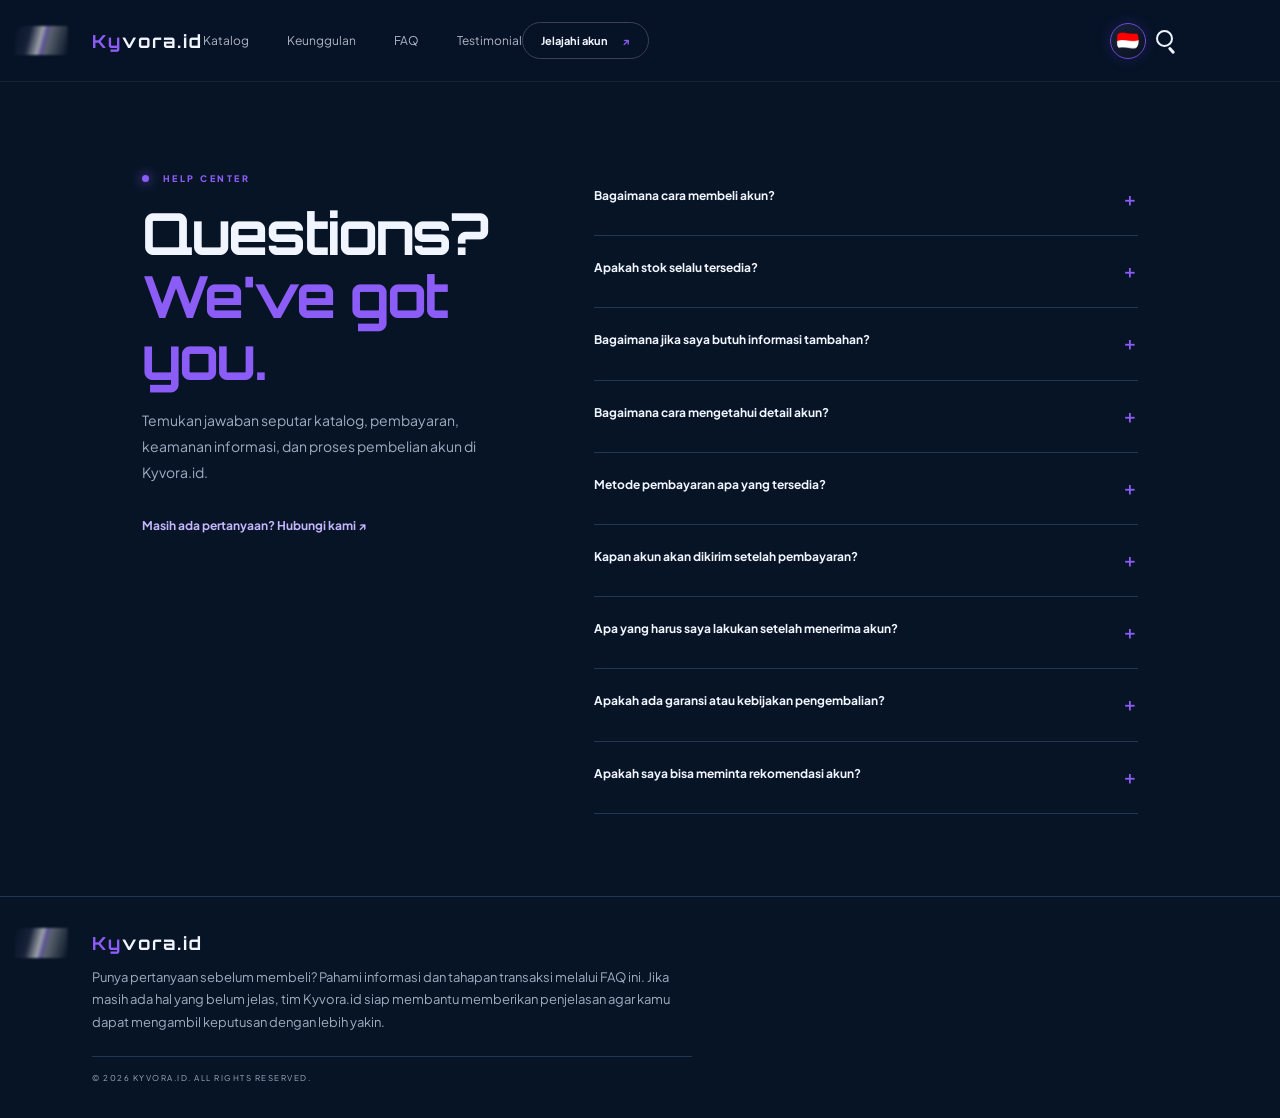
<file: faq.html>
<!doctype html>
<html lang="id">
<head>
  <meta charset="utf-8">
  <meta name="viewport" content="width=device-width, initial-scale=1">
  <meta name="theme-color" content="#071426">
  <meta name="description" content="Pertanyaan umum tentang pembelian akun game di Kyvora.id.">
  <title>FAQ — Kyvora.id</title>
  <link rel="preconnect" href="https://fonts.googleapis.com">
  <link rel="preconnect" href="https://fonts.gstatic.com" crossorigin>
  <link href="https://fonts.googleapis.com/css2?family=Orbitron:wght@400..900&family=Plus+Jakarta+Sans:wght@400;500;600;700;800&display=swap" rel="stylesheet">
  <link rel="stylesheet" href="assets/css/style.css?v=public-search-meta-loop-1">
  <script src="assets/js/language-selector.js?v=full-site-localization-1" defer></script>
</head>
<body class="secondary-page">
  <header class="site-header">
    <a class="brand" href="index.html" aria-label="Kyvora.id home"><span class="brand-name"><span class="brand-ky">Ky</span><span class="brand-rest">vora.id</span></span></a>
    <nav class="desktop-nav" aria-label="Navigasi utama">
      <a href="index.html#catalog">Katalog</a><a href="keunggulan.html">Keunggulan</a><a href="faq.html" aria-current="page">FAQ</a><a href="testimonials.html">Testimonial</a>
    </nav>
    <a class="header-cta" href="index.html#catalog">Jelajahi akun <span>↗</span></a>
    <div class="header-search-wrap"><a class="header-search-toggle" href="index.html#catalog" aria-label="Cari akun"><span class="search-icon" aria-hidden="true"></span></a></div>
    <button class="menu-toggle" aria-label="Buka menu" aria-expanded="false">☰</button>
  </header>
  <main>
    <section class="faq section-wrap" id="faq">
      <div class="faq-intro"><p class="eyebrow"><span class="pulse"></span> HELP CENTER</p><h1>Questions?<br><span>We've got you.</span></h1><p>Temukan jawaban seputar katalog, pembayaran, keamanan informasi, dan proses pembelian akun di Kyvora.id.</p><a class="faq-contact-link" href="https://wa.me/6285646035233?text=Halo%20Kyvora.id%2C%20saya%20ingin%20bertanya." target="_blank" rel="noopener">Masih ada pertanyaan? Hubungi kami ↗</a></div>
      <div class="faq-list">
        <details><summary>Bagaimana cara membeli akun?<span>＋</span></summary><p>Pilih akun dari katalog, baca detailnya, lalu hubungi tim Kyvora.id untuk memastikan stok, harga, dan proses transaksi sebelum melakukan pembayaran.</p></details>
        <details><summary>Apakah stok selalu tersedia?<span>＋</span></summary><p>Stok dapat berubah sewaktu-waktu. Hubungi tim kami untuk memastikan akun masih tersedia sebelum pembayaran.</p></details>
        <details><summary>Bagaimana jika saya butuh informasi tambahan?<span>＋</span></summary><p>Kirim nama atau kode akun yang ingin ditanyakan kepada tim Kyvora.id agar kami bisa membantu menjelaskan detailnya.</p></details>
        <details><summary>Bagaimana cara mengetahui detail akun?<span>＋</span></summary><p>Baca deskripsi dan informasi pada halaman produk. Jika ada detail yang belum tercantum, tanyakan kepada tim kami sebelum transaksi.</p></details>
        <details><summary>Metode pembayaran apa yang tersedia?<span>＋</span></summary><p>Metode pembayaran akan dikonfirmasi langsung oleh tim Kyvora.id saat proses pemesanan. Pastikan detail pembayaran sudah cocok dan terkonfirmasi sebelum transfer.</p></details>
        <details><summary>Kapan akun akan dikirim setelah pembayaran?<span>＋</span></summary><p>Waktu dan cara penyerahan akun akan diinformasikan saat konfirmasi pesanan. Pastikan kamu memahami prosesnya sebelum menyelesaikan pembayaran.</p></details>
        <details><summary>Apa yang harus saya lakukan setelah menerima akun?<span>＋</span></summary><p>Periksa akses akun dan ikuti instruksi penyerahan yang diberikan. Jika menemukan kendala, segera hubungi tim kami dengan menyertakan kode pesanan.</p></details>
        <details><summary>Apakah ada garansi atau kebijakan pengembalian?<span>＋</span></summary><p>Ketentuan garansi atau pengembalian dapat berbeda untuk setiap akun. Minta penjelasan dan konfirmasi ketentuannya sebelum melakukan pembayaran.</p></details>
        <details><summary>Apakah saya bisa meminta rekomendasi akun?<span>＋</span></summary><p>Bisa. Sampaikan game yang kamu cari, kebutuhan bermain, dan kisaran anggaran agar tim kami dapat membantu mencarikan pilihan yang sesuai.</p></details>
      </div>
    </section>
  </main>
  <footer class="site-footer"><div class="footer-main"><a class="brand" href="index.html"><span class="brand-name"><span class="brand-ky">Ky</span><span class="brand-rest">vora.id</span></span></a><p>Punya pertanyaan sebelum membeli? Pahami informasi dan tahapan transaksi melalui FAQ ini. Jika masih ada hal yang belum jelas, tim Kyvora.id siap membantu memberikan penjelasan agar kamu dapat mengambil keputusan dengan lebih yakin.</p></div><small>© <span id="year"></span> KYVORA.ID. ALL RIGHTS RESERVED.</small></footer>
  <script>
    (() => {
      const menu=document.querySelector('.menu-toggle');
      const header=document.querySelector('.site-header');
      menu?.addEventListener('click',()=>{
        const expanded=menu.getAttribute('aria-expanded')==='true';
        menu.setAttribute('aria-expanded',String(!expanded));
        header.classList.toggle('nav-open',!expanded);
      });
      document.querySelectorAll('.desktop-nav a').forEach(link=>link.addEventListener('click',()=>{
        header.classList.remove('nav-open');
        menu?.setAttribute('aria-expanded','false');
      }));
      document.getElementById('year').textContent=new Date().getFullYear();
    })();
  </script>
</body>
</html>
</file>
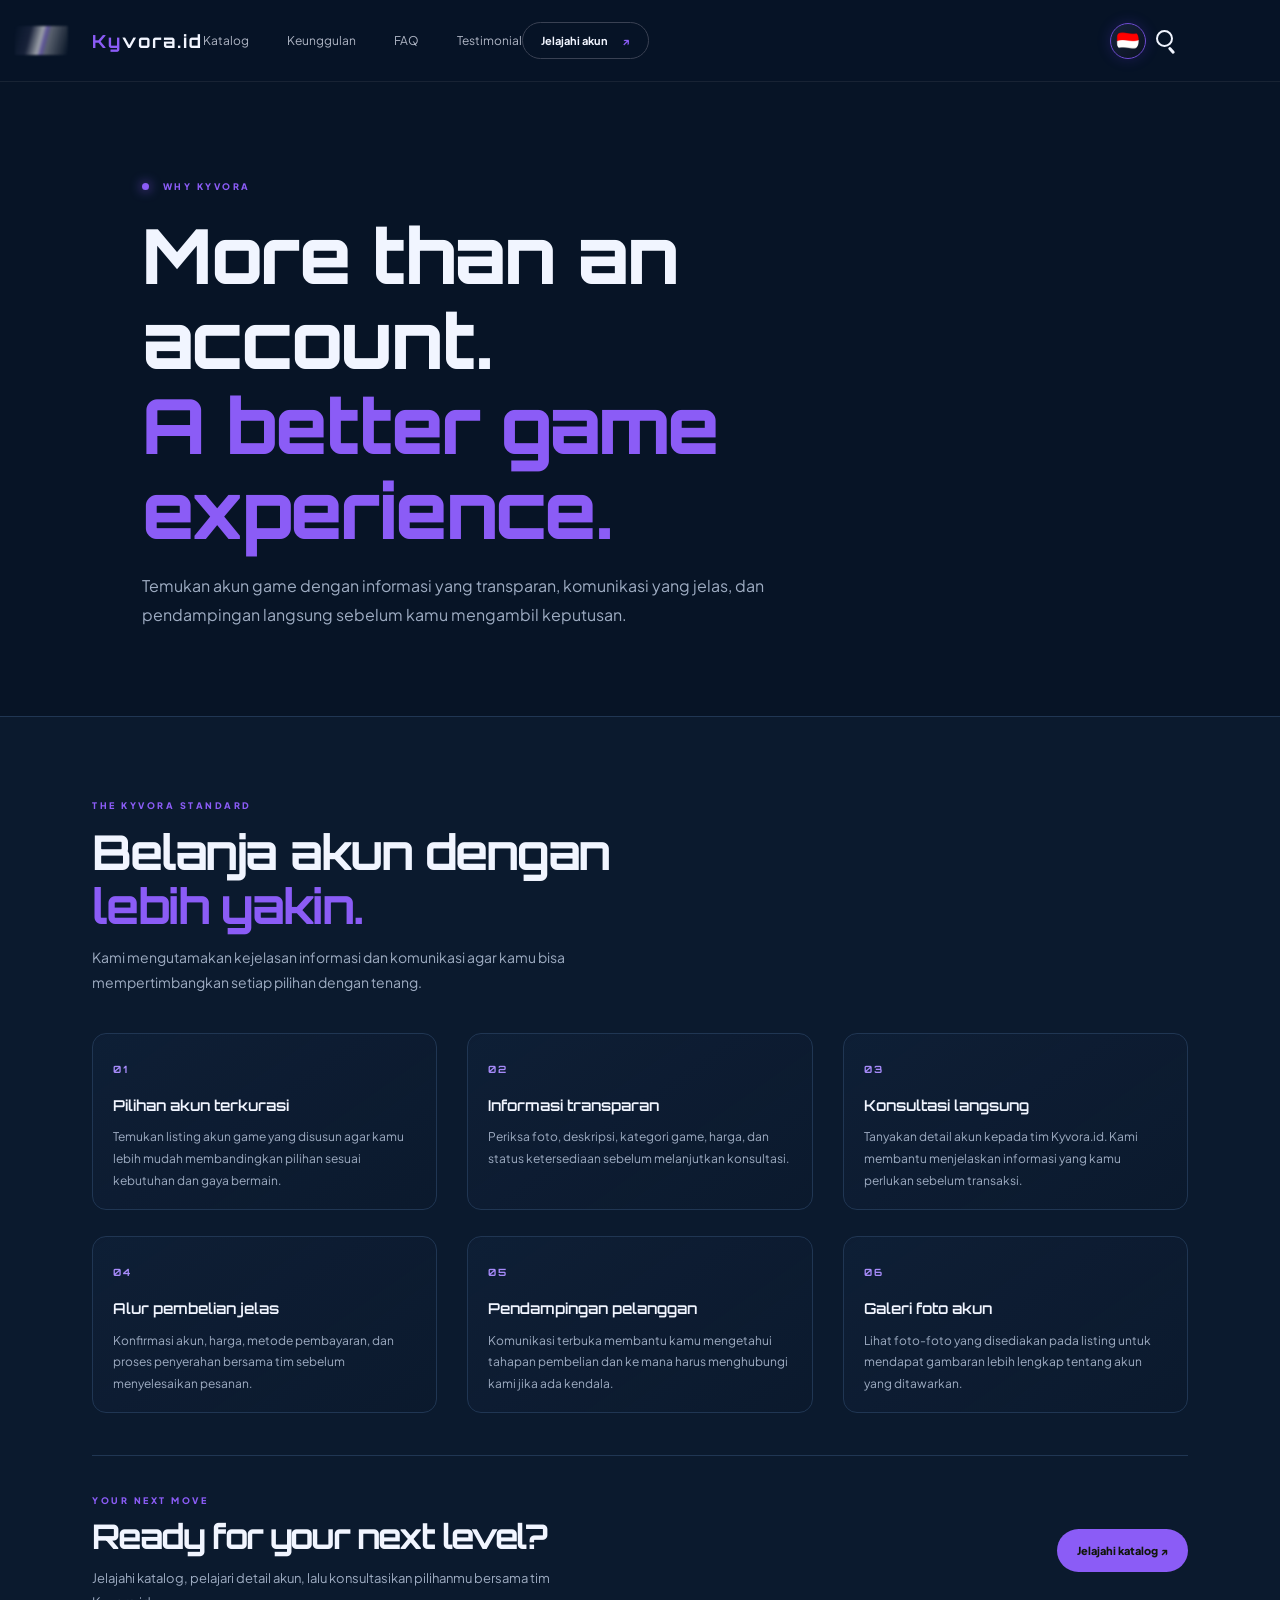
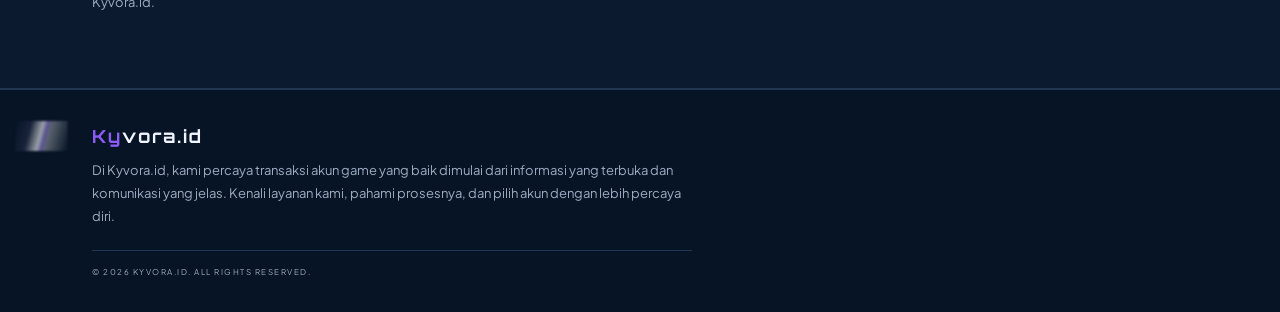
<file: keunggulan.html>
<!doctype html>
<html lang="id"><head><meta charset="utf-8"><meta name="viewport" content="width=device-width,initial-scale=1"><meta name="theme-color" content="#071426"><meta name="description" content="Kenali keunggulan layanan Kyvora.id untuk menemukan akun game pilihan."><title>Keunggulan — Kyvora.id</title><link rel="preconnect" href="https://fonts.googleapis.com"><link rel="preconnect" href="https://fonts.gstatic.com" crossorigin><link href="https://fonts.googleapis.com/css2?family=Orbitron:wght@400..900&family=Plus+Jakarta+Sans:wght@400;500;600;700;800&display=swap" rel="stylesheet"><link rel="stylesheet" href="assets/css/style.css?v=public-search-meta-loop-1">  <script src="assets/js/language-selector.js?v=full-site-localization-1" defer></script>
</head><body class="secondary-page"><header class="site-header"><a class="brand" href="index.html"><span class="brand-name"><span class="brand-ky">Ky</span><span class="brand-rest">vora.id</span></span></a><nav class="desktop-nav" aria-label="Navigasi utama"><a href="index.html#catalog">Katalog</a><a class="active" href="keunggulan.html">Keunggulan</a><a href="faq.html">FAQ</a><a href="testimonials.html">Testimonial</a></nav><a class="header-cta" href="index.html#catalog">Jelajahi akun <span>↗</span></a><div class="header-search-wrap"><a class="header-search-toggle" href="index.html#catalog" aria-label="Cari akun"><span class="search-icon" aria-hidden="true"></span></a></div><button class="menu-toggle" aria-label="Buka menu" aria-expanded="false">☰</button></header><main><section class="page-hero section-wrap"><p class="eyebrow"><span class="pulse"></span> WHY KYVORA</p><h1>More than an account.<br><span>A better game experience.</span></h1><p>Temukan akun game dengan informasi yang transparan, komunikasi yang jelas, dan pendampingan langsung sebelum kamu mengambil keputusan.</p></section><section class="why-section"><div class="section-wrap why-inner"><div class="why-section-heading"><p class="eyebrow">THE KYVORA STANDARD</p><h2>Belanja akun dengan<br><span>lebih yakin.</span></h2><p class="why-section-intro">Kami mengutamakan kejelasan informasi dan komunikasi agar kamu bisa mempertimbangkan setiap pilihan dengan tenang.</p></div><div class="benefit-grid"><article><span class="benefit-number">01</span><h3>Pilihan akun terkurasi</h3><p>Temukan listing akun game yang disusun agar kamu lebih mudah membandingkan pilihan sesuai kebutuhan dan gaya bermain.</p></article><article><span class="benefit-number">02</span><h3>Informasi transparan</h3><p>Periksa foto, deskripsi, kategori game, harga, dan status ketersediaan sebelum melanjutkan konsultasi.</p></article><article><span class="benefit-number">03</span><h3>Konsultasi langsung</h3><p>Tanyakan detail akun kepada tim Kyvora.id. Kami membantu menjelaskan informasi yang kamu perlukan sebelum transaksi.</p></article><article><span class="benefit-number">04</span><h3>Alur pembelian jelas</h3><p>Konfirmasi akun, harga, metode pembayaran, dan proses penyerahan bersama tim sebelum menyelesaikan pesanan.</p></article><article><span class="benefit-number">05</span><h3>Pendampingan pelanggan</h3><p>Komunikasi terbuka membantu kamu mengetahui tahapan pembelian dan ke mana harus menghubungi kami jika ada kendala.</p></article><article><span class="benefit-number">06</span><h3>Galeri foto akun</h3><p>Lihat foto-foto yang disediakan pada listing untuk mendapat gambaran lebih lengkap tentang akun yang ditawarkan.</p></article></div><div class="why-cta"><div><p class="eyebrow">YOUR NEXT MOVE</p><h2>Ready for your next level?</h2><p class="why-cta-copy">Jelajahi katalog, pelajari detail akun, lalu konsultasikan pilihanmu bersama tim Kyvora.id.</p></div><a class="button button-primary" href="index.html#catalog">Jelajahi katalog ↗</a></div></div></section></main><footer class="site-footer"><div class="footer-main"><a class="brand" href="index.html"><span class="brand-name"><span class="brand-ky">Ky</span><span class="brand-rest">vora.id</span></span></a><p>Di Kyvora.id, kami percaya transaksi akun game yang baik dimulai dari informasi yang terbuka dan komunikasi yang jelas. Kenali layanan kami, pahami prosesnya, dan pilih akun dengan lebih percaya diri.</p></div><small>© 2026 KYVORA.ID. ALL RIGHTS RESERVED.</small></footer><script>document.querySelector('.menu-toggle')?.addEventListener('click',()=>{const b=document.querySelector('.menu-toggle'),h=document.querySelector('.site-header'),o=b.getAttribute('aria-expanded')==='true';b.setAttribute('aria-expanded',String(!o));h.classList.toggle('nav-open',!o)});</script></body></html>
</file>
<file: assets/css/style.css>
:root{color-scheme:dark;--bg:#071426;--panel:#0d1b30;--panel2:#12243d;--line:#203653;--text:#f1f5ff;--muted:#9eacc2;--accent:#8b5cf6;--violet:#60a5fa;--font:'Plus Jakarta Sans',sans-serif;--display:'Orbitron',sans-serif}*{box-sizing:border-box}html{scroll-behavior:smooth}body{margin:0;background:var(--bg);color:var(--text);font-family:var(--font);-webkit-font-smoothing:antialiased}a{color:inherit;text-decoration:none}.announcement{height:30px;display:flex;justify-content:center;align-items:center;gap:12px;background:var(--accent);color:#11170b;font-size:9px;font-weight:800;letter-spacing:2px}.announcement span{font-size:13px}.site-header{height:82px;padding:0 7.2%;display:flex;align-items:center;justify-content:space-between;border-bottom:1px solid #ffffff12;background:#071426f2;position:sticky;top:0;z-index:10;backdrop-filter:blur(16px)}.brand{display:flex;align-items:center;gap:10px;font:700 18px var(--display);letter-spacing:2px}.brand-mark{display:grid;place-items:center;width:32px;height:32px;background:var(--accent);color:#10150b;font:700 21px var(--display);clip-path:polygon(0 0,100% 0,100% 72%,72% 100%,0 100%)}.brand-dot{color:var(--accent)}.desktop-nav{display:flex;gap:38px;color:#aeb5c4;font-size:12px}.desktop-nav a:hover,.text-link:hover{color:var(--accent)}.header-cta{font-size:11px;font-weight:700;border:1px solid #394153;padding:12px 17px;border-radius:3px}.header-cta span{color:var(--accent);margin-left:12px}.menu-toggle{display:none;background:none;border:0;color:white;font-size:23px}.hero{min-height:620px;padding:76px 7.2% 65px;display:grid;grid-template-columns:1fr 1fr;gap:5%;align-items:center;overflow:hidden}.hero-copy{max-width:570px}.eyebrow{font-size:9px;letter-spacing:2.5px;font-weight:800;color:var(--accent)}.pulse,.tag-live{display:inline-block;width:7px;height:7px;border-radius:50%;background:var(--accent);box-shadow:0 0 12px var(--accent);margin-right:9px}.hero h1{font:700 clamp(55px,7vw,91px)/.91 var(--display);letter-spacing:-5px;margin:25px 0 22px}.hero h1 span,.section-heading h2 span,.why-inner h2 span,.faq h2 span{color:var(--accent)}.hero-copy>p{color:var(--muted);font-size:13px;line-height:1.9;max-width:440px}.hero-actions{display:flex;align-items:center;gap:27px;margin-top:30px}.button{padding:15px 20px;font-size:11px;font-weight:800;border-radius:3px}.button-primary{background:var(--accent);color:#11170b}.button-primary span{margin-left:24px}.text-link{font-size:11px;font-weight:700}.text-link span{color:var(--accent);margin-left:8px}.hero-meta{display:flex;align-items:center;gap:20px;margin-top:57px}.hero-meta div{display:grid;gap:5px}.hero-meta strong{font:700 10px var(--display);letter-spacing:1px}.hero-meta small{font-size:9px;color:var(--muted)}.hero-meta i{height:25px;width:1px;background:var(--line)}.hero-art{height:440px;position:relative;display:grid;place-items:center;background:radial-gradient(ellipse at 50% 50%,#254b8a55,transparent 58%),linear-gradient(135deg,#0d1b30,#08172a 65%);border:1px solid #8e73ff33;overflow:hidden}.art-grid{position:absolute;inset:0;background-image:linear-gradient(#ffffff09 1px,transparent 1px),linear-gradient(90deg,#ffffff09 1px,transparent 1px);background-size:38px 38px;mask-image:linear-gradient(transparent,#000 20%,#000 80%,transparent)}.orbit{position:absolute;border:1px solid #8b5cf635;border-radius:50%;transform:rotate(-25deg)}.orbit-one{width:390px;height:170px}.orbit-two{width:310px;height:300px;border-color:#60a5fa55;transform:rotate(45deg)}.hero-emblem{width:205px;height:235px;display:flex;flex-direction:column;justify-content:center;align-items:center;gap:12px;background:linear-gradient(145deg,#8b5cf6,#3157a8 75%);clip-path:polygon(0 0,100% 0,100% 76%,50% 100%,0 76%);color:#ffffff;filter:drop-shadow(0 0 35px #8b5cf655);transform:rotate(-7deg)}.emblem-top{font:700 145px/.9 var(--display);letter-spacing:-15px}.emblem-bottom{font:800 10px var(--display);letter-spacing:5px}.floating-tag{position:absolute;display:flex;align-items:center;gap:11px;padding:12px 15px;background:#0d1b30ef;border:1px solid #ffffff20;box-shadow:0 12px 35px #0006}.floating-tag b,.floating-tag small{display:block}.floating-tag b{font-size:9px;letter-spacing:1px}.floating-tag small{font-size:9px;color:var(--muted);margin-top:4px}.tag-top{top:55px;right:25px}.tag-bottom{bottom:55px;left:20px}.tag-icon{font-size:22px;color:var(--accent)}.tag-live{width:6px;height:6px;margin:0}.art-caption{position:absolute;bottom:17px;right:18px;font:700 8px var(--display);letter-spacing:2px;color:#788294}.art-caption span{color:var(--accent)}.ticker{overflow:hidden;border-block:1px solid var(--line);padding:17px 0;color:#b6bdca;font:700 10px var(--display);letter-spacing:2px;white-space:nowrap}.ticker div{text-align:center}.ticker b{color:var(--accent);padding:0 28px}.section-wrap{padding:105px 7.2%}.section-heading{display:flex;justify-content:space-between;align-items:end}.section-heading h2,.faq h2{font:700 clamp(37px,5vw,57px)/1.05 var(--display);letter-spacing:-2px;margin:15px 0}.section-heading p{font-size:12px;color:var(--muted)}.catalog-count{text-align:right;display:grid;gap:4px}.catalog-count strong{font:700 35px var(--display)}.catalog-count span{font-size:8px;letter-spacing:2px;color:var(--muted)}.catalog-tools{display:flex;gap:12px;align-items:center;margin:38px 0 25px;flex-wrap:wrap}.search-box{display:flex;align-items:center;gap:10px;background:var(--panel);border:1px solid var(--line);padding:0 14px;height:43px;flex:1;min-width:210px}.search-box span{font-size:23px;color:var(--accent)}.search-box input{background:none;border:0;outline:0;color:white;width:100%;font:11px var(--font)}.filter-list{display:flex;gap:7px}.filter,.catalog-tools select{height:43px;padding:0 15px;border:1px solid var(--line);background:var(--panel);color:#aab2c0;font:10px var(--font);cursor:pointer}.filter.active{background:var(--accent);color:#11170b;border-color:var(--accent);font-weight:800}.catalog-tools select{min-width:125px}.product-grid{display:grid;grid-template-columns:repeat(3,minmax(0,1fr));gap:18px}.empty-state{grid-column:1/-1;text-align:center;padding:65px 20px;border:1px dashed #30384a;background:#09182b}.empty-state>span{font-size:25px;color:var(--accent)}.empty-state h3{font:600 20px var(--display);margin:13px 0 7px}.empty-state p{font-size:11px;color:var(--muted)}.product-card{background:var(--panel);border:1px solid var(--line);overflow:hidden}.product-image{height:190px;background:linear-gradient(135deg,#202a3c,#111722);display:grid;place-items:center;color:#64728b;font:700 12px var(--display);letter-spacing:2px}.product-info{padding:17px}.product-info h3{font:600 16px var(--display);margin:0 0 8px}.product-info p{font-size:11px;color:var(--muted);line-height:1.6}.product-price{color:var(--accent);font:700 17px var(--display)}.why-section{background:#0b1a2e;border-block:1px solid var(--line)}.why-inner h2{font:700 clamp(36px,5vw,58px)/1.08 var(--display);letter-spacing:-2px;margin:18px 0 55px}.benefit-grid{display:grid;grid-template-columns:repeat(3,1fr);gap:35px}.benefit-grid article{border-top:1px solid #3b4658;padding-top:18px}.benefit-grid article>b{font:700 9px var(--display);letter-spacing:2px;color:var(--accent)}.benefit-grid h3{font:600 18px var(--display);margin:25px 0 10px}.benefit-grid p{font-size:11px;color:var(--muted);line-height:1.8;max-width:270px}.faq{display:grid;grid-template-columns:.8fr 1.2fr;gap:9%}.faq-list details{border-bottom:1px solid var(--line);padding:20px 0}.faq-list summary{cursor:pointer;list-style:none;font-size:12px;font-weight:700;display:flex;justify-content:space-between}.faq-list summary::-webkit-details-marker{display:none}.faq-list summary span{color:var(--accent);font-size:17px}.faq-list details p{font-size:11px;line-height:1.8;color:var(--muted);max-width:490px}.site-footer{padding:35px 7.2%;border-top:1px solid var(--line);display:flex;align-items:center;justify-content:space-between}.site-footer>p,.site-footer>small{font-size:8px;letter-spacing:1.5px;color:var(--muted)}@media(max-width:800px){.site-header{height:70px;padding:0 5%}.desktop-nav{gap:17px}.hero{padding:65px 5%;gap:25px}.hero-art{height:350px}.hero-meta{gap:12px}.section-wrap{padding:80px 5%}.product-grid{grid-template-columns:repeat(2,minmax(0,1fr))}}@media(max-width:600px){.announcement{font-size:8px;letter-spacing:1.3px}.desktop-nav,.header-cta{display:none}.menu-toggle{display:block}.site-header.nav-open .desktop-nav{display:flex;position:absolute;top:69px;left:0;right:0;padding:22px 5%;background:#09182b;flex-direction:column;gap:20px;border-bottom:1px solid var(--line)}.hero{grid-template-columns:1fr;padding-top:55px}.hero h1{font-size:68px}.hero-art{height:330px;margin-top:20px}.hero-meta{margin-top:40px}.section-heading{align-items:start}.section-heading h2{font-size:40px}.catalog-tools{align-items:stretch}.search-box{flex-basis:100%}.filter-list{flex:1}.filter{flex:1;padding:0 9px}.catalog-tools select{flex:1}.product-grid{grid-template-columns:1fr}.product-image{height:210px}.benefit-grid{grid-template-columns:1fr;gap:25px}.why-inner h2{margin-bottom:35px}.faq{grid-template-columns:1fr;gap:20px}.site-footer{flex-wrap:wrap;gap:17px}.site-footer>p{order:3;width:100%}}
.testimonials-page{min-height:calc(100vh - 152px);padding-top:100px}
.testimonials-page h1{font:700 clamp(42px,7vw,76px)/1.08 var(--display);letter-spacing:-3px;margin:24px 0 15px}
.testimonials-page h1 span{color:var(--accent)}
.testimonial-intro{color:var(--muted);font-size:13px;line-height:1.8}
.testimonial-empty{margin-top:55px;padding:65px 24px;text-align:center;border:1px dashed var(--line);background:var(--panel)}
.testimonial-empty>span{font-size:26px;color:var(--accent)}
.testimonial-empty h2{font:600 20px var(--display);margin:16px 0 9px}
.testimonial-empty p{max-width:520px;margin:0 auto;color:var(--muted);font-size:12px;line-height:1.8}

/* Admin dashboard */
.admin-body{min-height:100vh;background:#071426}
.admin-topbar{height:76px;padding:0 7.2%;display:flex;align-items:center;justify-content:space-between;border-bottom:1px solid var(--line);background:#09182b}
.admin-label{font:700 8px var(--font);letter-spacing:2px;color:var(--accent);border:1px solid #8b5cf655;padding:6px 8px;border-radius:2px}
.admin-back{font-size:11px;color:var(--muted)}
.admin-main{max-width:1440px;margin:auto;padding:58px 7.2% 90px}
.admin-heading{display:flex;justify-content:space-between;align-items:end;gap:25px;margin-bottom:30px}
.admin-kicker{font:700 9px var(--display);letter-spacing:2px;color:var(--accent);margin:0 0 12px}
.admin-heading h1{font:700 clamp(36px,5vw,58px)/1.05 var(--display);letter-spacing:-2px;margin:0}
.admin-heading h1 span{color:var(--accent)}
.admin-subtitle{font-size:12px;line-height:1.7;color:var(--muted);max-width:510px}
.admin-stats{display:flex;gap:12px}
.admin-stats div{min-width:112px;padding:16px 18px;border:1px solid var(--line);background:var(--panel);display:grid;gap:7px}
.admin-stats strong{font:700 26px var(--display)}
.admin-stats span{font-size:8px;letter-spacing:1.5px;color:var(--muted)}
.admin-notice{display:flex;gap:14px;align-items:start;padding:15px 18px;border:1px solid #8b5cf644;background:#8b5cf60c;margin-bottom:24px}
.admin-notice strong{font-size:10px;color:#c4b5fd;white-space:nowrap}
.admin-notice span{font-size:10px;line-height:1.6;color:var(--muted)}
.admin-layout{display:grid;grid-template-columns:minmax(290px,.82fr) minmax(0,1.18fr);gap:20px;align-items:start}
.admin-panel{background:var(--panel);border:1px solid var(--line);padding:25px}
.admin-panel-heading{display:flex;justify-content:space-between;align-items:start;margin-bottom:25px}
.admin-panel-heading h2{font:600 19px var(--display);margin:0}
.admin-step{font:700 12px var(--display);color:#61728d}
.admin-field{display:grid;gap:9px;margin-bottom:17px;font-size:10px;font-weight:700;color:#dce5f5}
.admin-field input,.admin-field textarea,.admin-field select,.admin-list-toolbar input{width:100%;border:1px solid #29405f;background:#09182b;color:var(--text);padding:13px 14px;border-radius:2px;outline:none;font:11px var(--font)}
.admin-field input:focus,.admin-field textarea:focus,.admin-field select:focus,.admin-list-toolbar input:focus{border-color:var(--accent)}
.admin-field textarea{resize:vertical;line-height:1.6}
.admin-field-label{font-size:10px;font-weight:700;color:#dce5f5}
.upload-area{min-height:120px;border:1px dashed #385174;background:#09182b;display:flex;flex-direction:column;align-items:center;justify-content:center;gap:7px;cursor:pointer;color:var(--text)}
.upload-area input{display:none}
.upload-area strong{font-size:11px}
.upload-area small{font-size:9px;color:var(--muted);font-weight:400}
.upload-symbol{font-size:24px;color:var(--accent)}
.image-preview{display:flex;align-items:center;gap:12px;margin-top:12px}
.image-preview[hidden]{display:none}
.image-preview img{width:76px;height:65px;object-fit:cover;border:1px solid var(--line)}
.text-button{border:0;background:none;color:#c4b5fd;font:10px var(--font);cursor:pointer}
.admin-form-actions{display:flex;gap:9px;margin-top:23px}
.admin-primary,.admin-secondary{min-height:42px;padding:0 16px;border:1px solid var(--line);font:700 10px var(--font);cursor:pointer}
.admin-primary{background:var(--accent);color:#fff;border-color:var(--accent);flex:1}
.admin-primary span{margin-left:15px}
.admin-secondary{background:#10223a;color:#c5d2e5}
.admin-form-message{min-height:15px;font-size:10px;line-height:1.5;color:#c4b5fd}
.admin-list-toolbar{display:flex;gap:9px;margin-bottom:15px}
.admin-list-toolbar input{min-width:0;flex:1}
.admin-list-toolbar .admin-secondary{white-space:nowrap}
.admin-product-list{display:grid;gap:9px}
.admin-empty{padding:35px 20px;text-align:center;border:1px dashed #29405f;color:var(--muted);font-size:11px;line-height:1.7}
.admin-product-row{display:grid;grid-template-columns:66px minmax(0,1fr) auto;gap:13px;align-items:center;padding:12px;border:1px solid #203653;background:#09182b}
.admin-product-thumb{width:66px;height:66px;object-fit:cover;background:#132640}
.admin-thumb-placeholder{display:grid;place-items:center;color:#8b5cf6;font:700 25px var(--display)}
.admin-product-details{min-width:0;display:grid;gap:5px}
.admin-product-details strong{font-size:11px;overflow-wrap:anywhere}
.admin-product-details span{font-size:9px;color:var(--muted)}
.admin-product-details b{font-size:10px;color:#c4b5fd}
.stock-pill{grid-column:3;grid-row:1;align-self:start;font-size:8px;padding:5px 7px;border-radius:2px;white-space:nowrap}
.stock-pill.is-available{background:#14532d55;color:#86efac}
.stock-pill.is-sold{background:#7f1d1d55;color:#fca5a5}
.admin-row-actions{grid-column:2/4;display:flex;gap:7px;justify-content:flex-end}
.admin-row-actions button{padding:6px 10px;border:1px solid var(--line);background:#10223a;color:#d5def0;font:9px var(--font);cursor:pointer}
.admin-row-actions button[data-action="delete"]{color:#fca5a5}
@media(max-width:900px){.admin-layout{grid-template-columns:1fr}.admin-heading{align-items:start;flex-direction:column}.admin-stats{width:100%}.admin-stats div{flex:1}}
@media(max-width:600px){.admin-topbar{height:66px;padding:0 5%}.admin-main{padding:38px 5% 65px}.admin-heading h1{font-size:39px}.admin-notice{flex-direction:column;gap:6px}.admin-panel{padding:18px}.admin-list-toolbar{flex-wrap:wrap}.admin-list-toolbar input{flex-basis:100%}.admin-product-row{grid-template-columns:54px minmax(0,1fr) auto;gap:9px;padding:9px}.admin-product-thumb{width:54px;height:54px}.admin-product-details strong{font-size:10px}.stock-pill{font-size:7px}}

.product-card>img{display:block;width:100%;height:190px;object-fit:cover;background:#10223a}
@media(max-width:600px){.product-card>img{height:210px}}

/* Admin hamburger navigation, dashboard and image crop controls */
.admin-menu-wrap{position:relative}.admin-menu-toggle{width:42px;height:42px;border:1px solid var(--line);background:var(--panel);color:var(--text);font-size:22px;cursor:pointer;border-radius:3px}.admin-menu{display:none;position:absolute;right:0;top:52px;min-width:220px;padding:8px;background:#0b1a2e;border:1px solid var(--line);box-shadow:0 18px 40px #0008;z-index:30}.admin-menu.is-open{display:grid}.admin-menu a{padding:13px 14px;font-size:11px;color:#c4cfe0;border-bottom:1px solid #ffffff0c}.admin-menu a:last-child{border:0;color:#c4b5fd}.admin-menu a:hover,.admin-menu a.active{background:#172b48;color:#fff}.admin-overview-grid{display:grid;grid-template-columns:repeat(2,minmax(0,1fr));gap:18px;margin:28px 0}.admin-overview-card{display:grid;gap:10px;padding:25px;background:var(--panel);border:1px solid var(--line)}.admin-overview-card:hover{border-color:var(--accent)}.admin-overview-icon{font-size:24px;color:#c4b5fd}.admin-overview-label{font:700 8px var(--display);letter-spacing:1.8px;color:var(--muted)}.admin-overview-card strong{font:700 38px var(--display)}.admin-overview-card b{font:600 15px var(--display)}.admin-overview-card small{font-size:10px;color:var(--muted);line-height:1.6}.admin-overview-card small i{float:right;color:#c4b5fd;font-style:normal}.dashboard-guide{margin-top:20px}.dashboard-guide h2{font:600 20px var(--display);margin:0 0 20px}.dashboard-links{display:grid}.dashboard-links>a{display:flex;align-items:center;gap:16px;padding:17px 0;border-top:1px solid var(--line)}.dashboard-links>a>span{font:700 10px var(--display);color:#a78bfa}.dashboard-links>a div{display:grid;gap:5px;flex:1}.dashboard-links b{font-size:11px}.dashboard-links small{font-size:10px;color:var(--muted)}.dashboard-links i{font-style:normal;color:#c4b5fd}.crop-controls{display:grid;gap:13px;margin-top:14px;padding:14px;background:#09182b;border:1px solid var(--line)}.crop-controls label{display:grid;gap:8px;font-size:10px;color:#dce5f5}.crop-controls select{width:100%;background:#10223a;color:var(--text);border:1px solid #29405f;padding:10px;font:10px var(--font)}.crop-controls input[type=range]{width:100%;accent-color:#8b5cf6}.crop-controls small{font-size:9px;line-height:1.6;color:var(--muted)}.image-queue{display:grid;grid-template-columns:repeat(3,minmax(0,1fr));gap:8px;margin-top:12px}.queue-item{position:relative;min-width:0;border:1px solid var(--line);background:#09182b;overflow:hidden}.queue-item img,.queue-placeholder{display:block;width:100%;aspect-ratio:1;object-fit:cover}.queue-placeholder{display:grid;place-items:center;color:#9eacc2;font:700 10px var(--display)}.queue-item>span{display:block;padding:6px;font-size:8px;color:var(--muted);overflow:hidden;text-overflow:ellipsis;white-space:nowrap}.queue-item>button{position:absolute;right:5px;top:5px;width:23px;height:23px;border:0;border-radius:50%;background:#071426ef;color:white;font-size:17px;cursor:pointer}.queue-count{grid-column:1/-1;color:var(--muted);font-size:9px}.testimonial-grid{display:grid;grid-template-columns:repeat(2,minmax(0,1fr));gap:18px;margin-top:45px}.testimonial-card{background:var(--panel);border:1px solid var(--line);overflow:hidden}.testimonial-photos{display:grid;grid-template-columns:repeat(2,minmax(0,1fr));gap:3px;background:#071426}.testimonial-photos img{width:100%;height:230px;object-fit:cover}.testimonial-card-copy{padding:20px}.testimonial-card-copy small{font-size:8px;letter-spacing:1.5px;color:#c4b5fd}.testimonial-card-copy h2{font:600 17px var(--display);margin:10px 0}.testimonial-card-copy p{font-size:11px;line-height:1.8;color:var(--muted);white-space:pre-wrap}@media(max-width:700px){.admin-overview-grid,.testimonial-grid{grid-template-columns:1fr}.image-queue{grid-template-columns:repeat(3,minmax(0,1fr))}.testimonial-photos img{height:180px}}

/* Mobile/admin layout hardening */
.admin-topbar{position:relative;z-index:50;display:flex!important;align-items:center!important;justify-content:space-between!important;gap:14px!important}
.admin-topbar>.brand{flex:0 1 auto;min-width:0;white-space:nowrap}
.admin-menu-wrap{position:relative!important;display:block!important;flex:0 0 auto!important;margin-left:auto!important}
.admin-menu-toggle{display:grid!important;place-items:center!important;width:42px!important;height:42px!important;padding:0!important;line-height:1!important}
.admin-menu{display:none!important;position:absolute!important;top:calc(100% + 10px)!important;right:0!important;left:auto!important;width:min(260px,calc(100vw - 32px))!important;min-width:0!important;padding:8px!important;background:#0b1a2e!important;border:1px solid var(--line)!important;box-shadow:0 18px 40px #000b!important;z-index:100!important}
.admin-menu.is-open{display:grid!important;grid-template-columns:1fr!important}
.admin-menu a{display:block!important;width:100%!important;padding:14px!important;white-space:normal!important;line-height:1.45!important;font-size:12px!important}
.admin-overview-grid{display:grid!important;grid-template-columns:repeat(2,minmax(0,1fr))!important;gap:16px!important;align-items:stretch!important}
.admin-overview-card{display:grid!important;grid-template-columns:minmax(0,1fr)!important;gap:9px!important;align-content:start!important;min-width:0!important;padding:22px!important;line-height:1.55!important}
.admin-overview-card>*{display:block!important;min-width:0!important}
.admin-overview-card strong{font-size:36px!important;line-height:1.15!important}
.admin-overview-card b{font-size:15px!important;line-height:1.4!important}
.admin-overview-card small{font-size:11px!important;line-height:1.65!important}
.dashboard-guide{display:block!important;margin-top:18px!important}
.dashboard-guide h2{display:block!important;line-height:1.3!important;margin:0 0 18px!important}
.dashboard-links{display:grid!important;grid-template-columns:1fr!important}
.dashboard-links>a{display:flex!important;align-items:center!important;gap:14px!important;width:100%!important;padding:17px 0!important;line-height:1.5!important}
.dashboard-links>a>span{display:block!important;flex:0 0 24px!important}
.dashboard-links>a div{display:grid!important;grid-template-columns:1fr!important;gap:5px!important;flex:1 1 auto!important;min-width:0!important}
.dashboard-links b,.dashboard-links small{display:block!important;line-height:1.55!important}
.dashboard-links i{display:block!important;flex:0 0 auto!important}
@media(max-width:600px){
 .admin-topbar{height:66px!important;padding:0 5%!important}
 .admin-topbar>.brand{font-size:15px!important;letter-spacing:1.3px!important;gap:7px!important}
 .admin-label{font-size:7px!important;padding:5px 6px!important}
 .admin-overview-grid{grid-template-columns:1fr!important;gap:12px!important;margin:22px 0!important}
 .admin-overview-card{padding:19px!important}
 .admin-main{padding-top:34px!important}
 .admin-heading h1{font-size:clamp(34px,10vw,42px)!important;line-height:1.08!important}
 .admin-subtitle{font-size:12px!important;line-height:1.75!important}
 .dashboard-guide{padding:20px!important}
 .dashboard-guide h2{font-size:19px!important}
 .dashboard-links>a{gap:11px!important}
}


/* Per-photo editor */
.photo-editor{border:1px solid var(--line);background:#09182b;padding:10px;margin:12px 0}
.photo-editor-head{display:flex;align-items:center;gap:12px}
.photo-editor-head>img{width:104px;height:104px;object-fit:cover;background:#10223a;border:1px solid var(--line)}
.photo-editor-head>div{display:grid;gap:6px;min-width:0;flex:1}
.photo-editor-head b{font-size:11px}.photo-editor-head small,.photo-preview-tag{font-size:9px;color:var(--muted);overflow-wrap:anywhere}
.photo-preview-tag{color:#c4b5fd}
.photo-editor-head>button{align-self:flex-start;width:28px;height:28px;border:1px solid var(--line);background:#132640;color:#fff;font-size:18px}
.photo-editor-controls{display:grid;grid-template-columns:1fr 1fr;gap:12px;margin-top:12px}
.photo-editor-controls label{display:grid;gap:7px;font-size:9px;color:#dce5f5}
.photo-editor-controls select{width:100%;padding:9px;background:#10223a;border:1px solid #29405f;color:white;font:10px var(--font)}
.photo-editor-controls input{width:100%;accent-color:var(--accent)}
.photo-editor-controls output{color:#c4b5fd;font-size:9px}
@media(max-width:600px){.photo-editor-controls{grid-template-columns:1fr}.photo-editor-head>img{width:84px;height:84px}}
/* Storefront account photo gallery */
.product-gallery{position:relative;overflow:hidden;background:#09182b}
.gallery-track{display:flex;transition:transform .35s ease;will-change:transform}
.gallery-track>img,.gallery-track>.product-image{display:block;flex:0 0 100%;width:100%;height:220px;object-fit:cover;cursor:zoom-in}
.gallery-arrow{position:absolute;top:50%;transform:translateY(-50%);width:34px;height:34px;border:1px solid #ffffff55;border-radius:50%;background:#071426cc;color:#fff;font-size:22px;z-index:2}
.gallery-prev{left:10px}.gallery-next{right:10px}
.gallery-dots{position:absolute;bottom:10px;left:0;right:0;display:flex;justify-content:center;gap:6px}
.gallery-dots button{width:7px;height:7px;padding:0;border:0;border-radius:50%;background:#ffffff70}
.gallery-dots button.active{width:18px;border-radius:8px;background:#c4b5fd}
.product-card-actions{display:flex;align-items:center;justify-content:space-between;gap:10px;margin-top:18px}
.preview-images,.buy-account{min-height:38px;display:inline-flex;align-items:center;justify-content:center;padding:0 12px;border:1px solid var(--line);font:700 9px var(--font)}
.preview-images{background:#10223a;color:#dce5f5;cursor:pointer}.preview-images:disabled{opacity:.45;cursor:not-allowed}
.buy-account{margin-left:auto;background:var(--accent);border-color:var(--accent);color:#fff;white-space:nowrap}
.buy-account.is-sold{background:#26364d;border-color:#26364d;color:#9eacc2;pointer-events:none}
.image-lightbox{position:fixed;inset:0;z-index:9999;display:none;align-items:center;justify-content:center;padding:18px;background:#020711ed}
.image-lightbox.open{display:flex}
.lightbox-panel{position:relative;width:min(92vw,760px);height:min(88vh,850px);display:flex;align-items:center;justify-content:center}
.lightbox-panel>img{max-width:100%;max-height:100%;object-fit:contain}
.lightbox-close,.lightbox-prev,.lightbox-next{position:absolute;z-index:2;width:42px;height:42px;border:1px solid #ffffff44;border-radius:50%;background:#0d1b30eF;color:white;font-size:25px}
.lightbox-close{top:0;right:0}.lightbox-prev{left:0;top:50%}.lightbox-next{right:0;top:50%}
.lightbox-count{position:absolute;bottom:0;left:0;right:0;text-align:center;color:#fff;font-size:11px}
@media(max-width:600px){.gallery-track>img,.gallery-track>.product-image{height:230px}.product-card-actions{gap:7px}.preview-images,.buy-account{padding:0 9px;font-size:8px}}

/* Natural-size storefront gallery refinements */
.product-gallery{position:relative;overflow:hidden;height:auto;touch-action:pan-y}
.gallery-track{display:flex;align-items:flex-start;transition:transform .35s ease;will-change:transform}
.gallery-track>img{display:block;flex:0 0 100%;width:100%;height:auto;max-height:none;object-fit:contain;cursor:zoom-in}
.gallery-track>.product-image{display:grid;flex:0 0 100%;width:100%;height:210px;place-items:center}
.gallery-arrow{display:none!important}
.product-gallery .preview-images{position:absolute;right:10px;bottom:10px;z-index:4;min-height:32px;padding:0 12px;border:1px solid #ffffff55;background:#071426df;color:#fff;font:700 9px var(--font);cursor:pointer;backdrop-filter:blur(8px)}
.product-gallery .gallery-dots{z-index:3;pointer-events:none}
.product-gallery .gallery-dots span{display:block;width:6px;height:6px;border-radius:50%;background:#ffffff75}
.product-gallery .gallery-dots span.active{width:17px;border-radius:8px;background:#c4b5fd}
.product-card-actions{justify-content:flex-end;margin-top:16px}
.buy-account{margin-left:auto}
.lightbox-panel{width:min(96vw,1100px);height:min(94vh,1100px)}
.lightbox-panel>img{width:auto;height:auto;max-width:100%;max-height:100%;object-fit:contain}
.lightbox-prev,.lightbox-next{display:none!important}

/* Per-photo edit modal and tidy image tiles */
.image-queue{display:grid;grid-template-columns:repeat(3,minmax(0,1fr));gap:10px;margin-top:14px}.photo-tile{min-width:0;padding:7px;background:#09182b;border:1px solid var(--line)}.photo-tile>img{display:block;width:100%;height:112px;object-fit:contain;background:#050d19}.photo-tile>small{display:block;padding:7px 2px 1px;color:var(--muted);font-size:9px}.photo-tile-actions{display:flex;gap:5px;margin-top:7px}.photo-tile-actions button{min-width:0;min-height:31px;padding:0 8px;border:1px solid var(--line);background:#142743;color:#e7eaff;font:700 9px var(--font)}.photo-tile-actions [data-edit]{flex:1;color:#c4b5fd}.photo-tile-actions [data-remove]{width:31px;padding:0;color:#fda4af;font-size:18px}.photo-modal[hidden]{display:none!important}.photo-modal{position:fixed;inset:0;z-index:10000;display:none;align-items:center;justify-content:center;padding:16px;background:#020711ef}.photo-modal.is-open{display:flex}.photo-modal-box{width:min(100%,520px);max-height:92vh;overflow:auto;padding:16px;background:#0d1b30;border:1px solid #344969;box-shadow:0 20px 70px #000b}.photo-modal-box>header,.photo-modal-box>footer{display:flex;align-items:center;justify-content:space-between;gap:12px}.photo-modal-box>header{margin-bottom:14px}.photo-modal-box>header strong{font:600 15px var(--display)}.photo-modal-box button{cursor:pointer}.photo-modal-box [data-close]{width:34px;height:34px;border:1px solid var(--line);background:#142743;color:white;font-size:22px}.photo-modal-preview{display:flex;align-items:center;justify-content:center;max-height:48vh;overflow:hidden;padding:8px;background:#050d19;border:1px solid var(--line)}.photo-modal-preview img{display:block;width:auto;height:auto;max-width:100%;max-height:44vh;object-fit:cover;transform-origin:center}.photo-modal-controls{display:grid;gap:13px;margin:16px 0}.photo-modal-controls label{display:grid;gap:7px;font-size:10px;color:#dce5f5}.photo-modal-controls select{width:100%;padding:11px;background:#10223a;border:1px solid #29405f;color:#fff;font:11px var(--font)}.photo-modal-controls input{width:100%;accent-color:var(--accent)}.photo-modal-controls output{color:#c4b5fd}.photo-modal-box>footer{justify-content:flex-end}.photo-modal-box>footer button{min-height:40px;padding:0 13px;border:1px solid var(--line);background:#142743;color:#e5e7eb;font:700 10px var(--font)}.photo-modal-box>footer [data-save]{background:var(--accent);border-color:var(--accent);color:white}@media(max-width:420px){.image-queue{grid-template-columns:repeat(2,minmax(0,1fr))}.photo-tile>img{height:105px}}

.photo-modal-preview{width:100%;aspect-ratio:9 / 16;max-height:48vh}.photo-modal-preview img{width:100%;height:100%;max-width:none;max-height:none;object-fit:cover}

/* Touch-first crop preview: the visible frame is exactly the saved crop */
.photo-modal-preview{position:relative;display:block;width:100%;height:auto;max-height:52vh;aspect-ratio:9 / 16;overflow:hidden;padding:0;touch-action:none;user-select:none;background:#020812;cursor:grab}
.photo-modal-preview:active{cursor:grabbing}
.photo-modal-preview:after{content:"Area di dalam bingkai akan disimpan";position:absolute;left:7px;right:7px;bottom:7px;text-align:center;padding:6px 8px;background:#061426b8;border:1px solid #ffffff30;border-radius:4px;color:#fff;font:10px var(--font);pointer-events:none}
.photo-modal-preview img{position:absolute;inset:0;width:100%;height:100%;max-width:none;max-height:none;object-fit:cover;transform-origin:center;pointer-events:auto;touch-action:none;user-select:none;-webkit-user-drag:none}

/* Make the crop surface reliably receive touch and pointer gestures */
.photo-modal-preview{touch-action:none!important;pointer-events:auto!important;overscroll-behavior:contain}
.photo-modal-preview img{touch-action:none!important;pointer-events:none!important;will-change:transform}

/* Catalog card information hierarchy and aligned purchase row */
.section-heading{grid-template-columns:minmax(0,1fr)!important}
.catalog-count{display:none!important}
.product-info .product-game{margin:7px 0 0!important;font-weight:700!important;color:var(--text)!important;line-height:1.5}
.product-info .product-description{margin:5px 0 0!important;color:var(--muted)!important;font-size:13px!important;font-weight:400!important;line-height:1.65!important}
.product-description>span{display:-webkit-box;-webkit-box-orient:vertical;-webkit-line-clamp:2;overflow:hidden;white-space:normal;overflow-wrap:anywhere}
.product-description.is-expanded>span{display:block;-webkit-line-clamp:unset;overflow:visible}
.description-toggle{display:inline-block;margin-top:5px;padding:0;border:0;background:transparent;color:#c4b5fd;font:600 11px var(--font);cursor:pointer}
.product-card-actions{display:flex!important;align-items:center!important;justify-content:space-between!important;gap:12px!important;margin-top:22px!important}
.product-card-actions .product-price{margin:0!important;font-size:clamp(17px,4.5vw,24px)!important;line-height:1.2!important;font-weight:700!important;color:var(--accent)!important}
.product-card-actions .buy-account{margin:0 0 0 auto!important;flex:0 0 auto}
@media(max-width:420px){.product-info .product-description{font-size:12px!important}.product-card-actions{margin-top:20px!important}.product-card-actions .product-price{font-size:18px!important}.product-card-actions .buy-account{min-height:40px!important}}

/* Catalog horizontal filters, sell panel and editorial footer */
.catalog-tools-new{display:grid;gap:14px}
.catalog-tabs-wrap{width:100%;overflow-x:auto;overscroll-behavior-x:contain;scrollbar-width:none}
.catalog-tabs-wrap::-webkit-scrollbar{display:none}
.catalog-tabs{display:flex!important;flex-wrap:nowrap!important;align-items:center;gap:8px!important;width:max-content;min-width:100%;padding-bottom:3px}
.catalog-tabs .filter{white-space:nowrap;flex:0 0 auto}
.category-filter{display:flex;align-items:center;gap:8px;min-height:42px;padding:0 13px;border:1px solid var(--line);background:#0d1b30;color:var(--muted);white-space:nowrap;font:600 12px var(--font)}
.category-filter select{max-width:150px;border:0;outline:0;background:transparent;color:var(--text);font:600 12px var(--font)}
.category-filter option{background:#0d1b30;color:#fff}
.sell-panel{display:flex;align-items:center;justify-content:space-between;gap:24px;margin:18px 0 24px;padding:24px;border:1px solid var(--line);background:linear-gradient(120deg,#10213a,#0b1729)}
.sell-panel[hidden]{display:none!important}
.sell-panel>div{max-width:620px}
.sell-kicker{margin:0 0 8px;color:#c4b5fd;font:700 10px var(--font);letter-spacing:2px}
.sell-panel h3{margin:0 0 8px;color:var(--text);font:700 clamp(18px,3vw,25px) var(--display);line-height:1.35}
.sell-panel p:not(.sell-kicker){margin:0;color:var(--muted);font-size:13px;line-height:1.7}
.sell-whatsapp{flex:0 0 auto;white-space:nowrap}
.site-footer{display:grid;gap:22px}
.footer-main{max-width:600px}
.footer-main p{max-width:520px;margin:12px 0 0;color:var(--muted);font-size:13px;line-height:1.8}
.site-footer>small{padding-top:16px;border-top:1px solid var(--line)}
.page-hero{padding-top:90px;padding-bottom:70px}
.page-hero h1{max-width:850px;margin:20px 0;font:800 clamp(38px,7vw,76px) var(--display);line-height:1.12;letter-spacing:-2px}
.page-hero h1 span{color:var(--accent)}
.page-hero>p:last-child{max-width:620px;color:var(--muted);font-size:16px;line-height:1.8}
.why-inner .benefit-grid{grid-template-columns:repeat(3,minmax(0,1fr))}
.why-cta{display:flex;align-items:center;justify-content:space-between;gap:20px;margin-top:48px;padding-top:30px;border-top:1px solid var(--line)}
.why-cta h2{margin:0;font:700 clamp(20px,4vw,34px) var(--display)}
@media(max-width:640px){.catalog-tabs{gap:6px!important}.catalog-tabs .filter{padding:0 13px;min-height:42px}.category-filter{padding:0 10px}.category-filter select{max-width:125px}.sell-panel{align-items:flex-start;flex-direction:column;padding:18px}.sell-whatsapp{width:100%;justify-content:center}.page-hero{padding-top:60px;padding-bottom:45px}.why-inner .benefit-grid{grid-template-columns:1fr}.why-cta{align-items:flex-start;flex-direction:column}.site-footer{padding-top:32px}}

/* Compact navbar search; catalog starts directly below navigation */
.site-header{position:sticky;top:0;z-index:1000}
.header-search-wrap{position:relative;display:flex;align-items:center;order:2}
.header-search-toggle{display:grid;place-items:center;width:42px;height:42px;padding:0;border:0;background:transparent;color:var(--text);font:400 30px/1 var(--font);cursor:pointer}
.menu-toggle{order:3}
.header-search-panel{position:absolute;top:calc(100% + 12px);right:0;width:min(88vw,360px);padding:10px;background:#0d1b30;border:1px solid var(--line);box-shadow:0 16px 40px #0008}
.header-search-panel[hidden]{display:none!important}
.header-search-panel .search-box{display:flex;width:100%;min-height:46px}
.header-search-panel .search-box input{width:100%;min-width:0}
.catalog{padding-top:clamp(34px,6vw,76px)!important}
@media(max-width:640px){.header-search-toggle{width:36px;height:40px;font-size:28px}.header-search-panel{right:-48px;width:min(92vw,360px)}.site-header{gap:10px}}

/* Homepage: hide only the hero headline/copy, retain its links, trust points and artwork */
.hero-copy>.eyebrow,.hero-copy>h1,.hero-copy>p{display:none!important}
.hero-copy{align-self:center}
.hero-actions{margin-top:0}
.hero-meta{margin-top:38px}
@media(max-width:600px){.hero{padding-top:28px;padding-bottom:36px;min-height:0;gap:26px}.hero-copy{max-width:none}.hero-actions{flex-wrap:wrap;gap:18px}.hero-meta{margin-top:28px;gap:clamp(8px,3vw,18px)}.hero-meta strong{font-size:9px}.hero-meta small{font-size:8px}.hero-art{margin-top:0;height:290px}}
/* Hidden product grid must remain hidden despite its display:grid rule */
.product-grid[hidden]{display:none!important}
.sell-panel[hidden]{display:none!important}
/* Clean magnifier icon and viewport-aligned search popover */
.header-search-toggle{width:42px;height:42px;display:grid;place-items:center;flex:0 0 42px}
.search-icon{position:relative;display:block;width:17px;height:17px;border:2.5px solid currentColor;border-radius:50%;transform:translate(-2px,-2px)}
.search-icon:after{content:"";position:absolute;width:8px;height:2.5px;right:-6px;bottom:-3px;border-radius:2px;background:currentColor;transform:rotate(48deg);transform-origin:left center}
.header-search-panel{position:fixed;top:92px;right:5vw;left:auto;width:min(90vw,360px);z-index:1100;margin:0}
.header-search-panel .search-box{min-width:0;flex:none}
.header-search-panel .search-box span{flex:0 0 auto}
@media(max-width:640px){.header-search-toggle{width:38px;height:42px;flex-basis:38px}.header-search-panel{top:80px;right:5vw;width:min(90vw,360px)}.site-header{gap:clamp(10px,4vw,24px)}}


/* KYVORA PILL SYSTEM — consistent rounded controls across public and admin pages */
:root{--pill-radius:999px;--pill-surface:#10223a}
.button,.header-cta,.filter,.catalog-tools select,.category-filter,
.header-search-toggle,.menu-toggle,.admin-menu-toggle,
.admin-primary,.admin-secondary,.admin-form-actions button,
.admin-list-toolbar button,.admin-row-actions button,
.admin-menu a,.admin-label,.stock-pill,
.photo-editor button,.photo-editor-controls select,
.crop-controls select,.why-cta .button,
.sell-whatsapp,.product-info .button,.preview-button{
  border-radius:var(--pill-radius)!important;
}
.header-cta{padding:11px 18px}
.filter{padding-inline:19px}
.catalog-tools select{padding-inline:18px}
.category-filter{border-radius:var(--pill-radius)!important;overflow:hidden}
.category-filter select{border:0!important;border-radius:0!important}
.admin-menu{border-radius:20px!important;padding:9px!important}
.admin-menu a{border:0!important;margin:2px 0;padding:12px 16px!important}
.admin-menu a:last-child{border:0!important}
.admin-menu-toggle{display:grid;place-items:center}
.admin-primary,.admin-secondary,.admin-form-actions button,.admin-list-toolbar button{padding-inline:19px}
.admin-row-actions button{padding:7px 13px}
.admin-label,.stock-pill{padding:6px 11px}
.header-search-toggle{border:1px solid transparent!important}
.header-search-panel{border-radius:20px!important;overflow:hidden}
.header-search-panel .search-box{border-radius:var(--pill-radius)!important;overflow:hidden}
@media(max-width:600px){
 .filter{padding-inline:15px}
 .catalog-tools select{padding-inline:15px}
 .admin-primary,.admin-secondary,.admin-form-actions button,.admin-list-toolbar button{min-height:42px}
}

/* Final storefront controls: compact search beside hamburger */
@media(max-width:600px){
  .site-header{justify-content:flex-start!important;gap:0!important}
  .header-search-wrap{order:3!important;margin-left:auto!important;flex:0 0 34px!important;width:34px!important}
  .menu-toggle{order:4!important;margin-left:12px!important;flex:0 0 30px!important;width:30px!important;padding:0!important}
  .header-search-toggle{width:30px!important;height:36px!important;flex:0 0 30px!important}
  .search-icon{width:13px!important;height:13px!important;border-width:2px!important;transform:translate(-2px,-2px)!important}
  .search-icon:after{width:6px!important;height:2px!important;right:-5px!important;bottom:-2px!important}
  .header-search-panel{right:0!important}
}
/* Purchase action is a clear text link, not a filled square button */
.product-card-actions .buy-account{
  min-height:0!important;
  padding:4px 0!important;
  border:0!important;
  border-radius:0!important;
  background:transparent!important;
  color:var(--accent)!important;
  font:700 14px/1.4 var(--font)!important;
  letter-spacing:.1px;
  text-decoration:none!important;
  box-shadow:none!important;
}
.product-card-actions .buy-account:not(.is-sold):hover{color:#b69aff!important;text-decoration:underline!important;text-underline-offset:4px}
.product-card-actions .buy-account.is-sold{color:#8290a5!important;pointer-events:none}
@media(max-width:420px){
 .product-card-actions .buy-account{font-size:15px!important}
}
/* Keep the image preview control styled like the supplied reference */
.product-gallery .preview-images{
  border-radius:0!important;
  background:#071426df!important;
  border:1px solid #ffffff55!important;
  color:#fff!important;
  padding:0 14px!important;
  min-height:34px!important;
  font:700 10px var(--font)!important;
}

/* Brand-consistent public navigation dropdown */
@media(max-width:600px){
 .site-header.nav-open .desktop-nav{
   display:grid!important;grid-template-columns:1fr!important;gap:7px!important;
   top:69px!important;left:5%!important;right:5%!important;width:90%!important;
   padding:12px!important;background:var(--panel)!important;
   border:1px solid var(--line)!important;border-radius:20px!important;
   box-shadow:0 18px 44px #000b!important;backdrop-filter:blur(18px);
 }
 .site-header.nav-open .desktop-nav a{
   display:block;padding:13px 16px;border-radius:999px;
   background:#12243d;color:var(--text);font-size:12px;font-weight:700;
   border:1px solid #203653;
 }
 .site-header.nav-open .desktop-nav a:first-child,
 .site-header.nav-open .desktop-nav a:nth-child(2){color:#c4b5fd}
 .site-header.nav-open .desktop-nav a:active,
 .site-header.nav-open .desktop-nav a:hover{background:#1b3152;border-color:var(--accent)}
}
/* Admin dropdown uses the same navy surfaces and violet active accent */
.admin-menu{background:var(--panel)!important;border:1px solid var(--line)!important;border-radius:20px!important;box-shadow:0 18px 44px #000b!important}
.admin-menu a{border-radius:999px!important;background:transparent;color:var(--text)!important}
.admin-menu a.active,.admin-menu a:hover{background:#172b48!important;color:#c4b5fd!important}
.admin-menu a:last-child{color:#c4b5fd!important}
/* Image preview overlay follows Kyvora's navy / violet brand */
.image-lightbox{background:rgba(7,20,38,.97)!important;backdrop-filter:blur(12px)}
.lightbox-panel{background:linear-gradient(145deg,#0d1b30,#071426)!important;border:1px solid #203653!important;border-radius:20px!important;padding:12px!important;box-shadow:0 24px 80px #000b!important}
.lightbox-panel>img{border-radius:10px!important}
.lightbox-close{background:#12243d!important;border:1px solid #8b5cf688!important;color:#f1f5ff!important}
.lightbox-count{bottom:7px!important;color:#c4b5fd!important;text-shadow:0 2px 8px #000}

/* Smooth finger swipe transitions in visitor image preview */
.lightbox-panel>img{
  touch-action:pan-y;
  user-select:none;
  -webkit-user-drag:none;
  will-change:transform,opacity;
}
.lightbox-panel>img.slide-next{animation:kyvora-preview-next .34s cubic-bezier(.22,.75,.25,1)}
.lightbox-panel>img.slide-prev{animation:kyvora-preview-prev .34s cubic-bezier(.22,.75,.25,1)}
@keyframes kyvora-preview-next{
  0%{opacity:.45;transform:translateX(34px) scale(.985)}
  100%{opacity:1;transform:translateX(0) scale(1)}
}
@keyframes kyvora-preview-prev{
  0%{opacity:.45;transform:translateX(-34px) scale(.985)}
  100%{opacity:1;transform:translateX(0) scale(1)}
}
@media(prefers-reduced-motion:reduce){
 .lightbox-panel>img.slide-next,.lightbox-panel>img.slide-prev{animation:none}
}

/* Custom Kyvora category dropdown — avoid native Android select popup */
.category-filter{position:relative;display:flex;align-items:center;gap:14px;overflow:visible!important}
.category-filter>select{position:absolute!important;width:1px!important;height:1px!important;opacity:0!important;pointer-events:none!important;left:-9999px!important}
.custom-category{position:relative;min-width:0;flex:1}
.category-trigger{width:100%;height:42px;padding:0 15px;border:0;background:transparent;color:var(--text);font:600 12px var(--font);display:flex;align-items:center;justify-content:space-between;gap:15px;cursor:pointer}
.category-current{overflow:hidden;text-overflow:ellipsis;white-space:nowrap}
.category-chevron{color:#aebbd0;font-size:19px;transition:transform .2s ease}
.category-filter.is-open .category-chevron{transform:rotate(180deg)}
.category-options{position:absolute;z-index:40;top:calc(100% + 10px);right:0;min-width:220px;width:max-content;max-width:min(290px,80vw);max-height: min(320px,55vh);overflow-y:auto;padding:7px;background:linear-gradient(145deg,#10213a,#0b192d);border:1px solid #294365;border-radius:18px;box-shadow:0 18px 45px #000b}
.category-options[hidden]{display:none!important}
.category-options [role=option]{display:block;width:100%;padding:12px 14px;text-align:left;border:0;border-radius:999px;background:transparent;color:#dce6f5;font:500 12px var(--font);cursor:pointer}
.category-options [role=option]+[role=option]{margin-top:3px}
.category-options [role=option]:hover,.category-options [role=option].selected{background:#1b3152;color:#c4b5fd}
.category-options [role=option].selected{font-weight:700}
@media(max-width:600px){.category-options{min-width:200px;right:0}.category-filter{gap:8px}}

/* Preview gambar button — Kyvora branded pill control */
.product-gallery .preview-images{
  min-height:36px!important;
  padding:0 16px!important;
  border:1px solid #8b5cf688!important;
  border-radius:999px!important;
  background:linear-gradient(135deg,#12243dF2,#071426F2)!important;
  color:#f1f5ff!important;
  font:700 10px var(--font)!important;
  letter-spacing:.15px;
  box-shadow:0 5px 18px #0007, inset 0 1px 0 #ffffff12!important;
  backdrop-filter:blur(10px);
  -webkit-backdrop-filter:blur(10px);
  transition:background .2s ease,border-color .2s ease,transform .2s ease,color .2s ease!important;
}
.product-gallery .preview-images:active{
  transform:scale(.96);
  background:#30205a!important;
  border-color:#a78bfa!important;
}
@media(hover:hover){
 .product-gallery .preview-images:hover{
  background:linear-gradient(135deg,#263c60,#182944)!important;
  border-color:#a78bfa!important;
  color:#c4b5fd!important;
 }
}

/* Full Kyvora wordmark: unchanged typography, purple KY + white VORA.ID */
.brand-name{position:relative;display:inline-flex;align-items:center;white-space:nowrap;animation:kyvora-write-loop 5.3s cubic-bezier(.22,.75,.25,1) infinite,kyvora-chakra-pulse 5.8s ease-in-out infinite;transform-origin:center}
.brand-name::before{content:"";position:absolute;z-index:1;inset:-48% -7%;pointer-events:none;opacity:0;background:
linear-gradient(112deg,transparent 0 43%,#8b5cf600 44%,#8b5cf6 45%,#c4b5fd 46%,#fff 47%,#c4b5fd 48%,#8b5cf6 49%,#536dff 50%,#536dff00 53% 100%),
linear-gradient(72deg,transparent 0 34%,#8b5cf600 35%,#a78bfa 36%,#fff 37%,#8b5cf6 38%,transparent 40% 100%),
linear-gradient(128deg,transparent 0 60%,#536dff00 61%,#536dff 62%,#c4b5fd 63%,#fff 64%,#8b5cf6 65%,transparent 67% 100%),
radial-gradient(circle at 12% 18%,#c4b5fd 0 1.8px,transparent 3.5px),
radial-gradient(circle at 25% 82%,#fff 0 1.5px,transparent 3px),
radial-gradient(circle at 42% 12%,#a78bfa 0 2px,transparent 3.8px),
radial-gradient(circle at 62% 88%,#fff 0 1.6px,transparent 3px),
radial-gradient(circle at 82% 24%,#c4b5fd 0 2px,transparent 3.8px),
radial-gradient(circle at 93% 72%,#8b5cf6 0 1.8px,transparent 3.5px);
filter:drop-shadow(0 0 3px #fff) drop-shadow(0 0 8px #a78bfa) drop-shadow(0 0 15px #8b5cf6) drop-shadow(0 0 23px #536dff);mix-blend-mode:screen;animation:kyvora-chidori-flash 5.3s ease-in-out infinite}
.brand-name::after{content:"";position:absolute;z-index:2;top:-18%;bottom:-18%;left:0;width:48%;pointer-events:none;background:linear-gradient(105deg,transparent 0%,#c4b5fd18 28%,#fff9 48%,#a78bfa88 55%,#fff5 62%,transparent 100%);filter:blur(1px);transform:translateX(-145%);animation:kyvora-shine-loop 5.3s ease-in-out infinite}
.brand-ky{color:#8b5cf6!important;animation:kyvora-chidori 5.8s ease-in-out infinite}
.brand-rest{color:#f1f5ff!important;animation:kyvora-rest-glow 5.8s ease-in-out infinite}
@keyframes kyvora-write-loop{0%{clip-path:inset(0 100% 0 0);opacity:.35}34%{clip-path:inset(0 0 0 0);opacity:1}100%{clip-path:inset(0 0 0 0);opacity:1}}
@keyframes kyvora-chidori-flash{0%,37%,48%,100%{opacity:0;transform:translateX(-2%) scale(.96)}39%{opacity:.55}40.5%{opacity:1;transform:translateX(1%) scale(1.035)}42%{opacity:.78;transform:translateX(-1%) scale(1)}43%{opacity:1;transform:translateX(1%) scale(1.025)}45%{opacity:.9;transform:translateX(-1%) scale(1)}47%{opacity:0;transform:translateX(2%) scale(1.01)}}
@keyframes kyvora-shine-loop{0%,77%{transform:translateX(-145%);opacity:0}79%{opacity:1}94%{transform:translateX(245%);opacity:.95}100%{transform:translateX(245%);opacity:0}}
@keyframes kyvora-chakra-pulse{
  0%,72%,100%{filter:drop-shadow(0 0 0 transparent)}
  76%{filter:drop-shadow(0 0 5px #8b5cf6aa)}
  80%{filter:drop-shadow(0 0 11px #8b5cf6dd) drop-shadow(0 0 18px #5b7cff66)}
  86%{filter:drop-shadow(0 0 4px #8b5cf699)}
}
@keyframes kyvora-chidori{
  0%,72%,100%{text-shadow:0 0 0 transparent}
  76%{text-shadow:0 0 5px #a78bfa,0 0 12px #8b5cf6}
  80%{text-shadow:0 0 9px #c4b5fd,0 0 20px #8b5cf6,0 0 28px #536dff}
  86%{text-shadow:0 0 3px #8b5cf6}
}
@keyframes kyvora-rest-glow{
  0%,72%,100%{text-shadow:0 0 0 transparent}
  80%{text-shadow:0 0 7px #8b5cf655,0 0 15px #8b5cf633}
}
@media(prefers-reduced-motion:reduce){
 .brand-name,.brand-ky,.brand-rest,.brand-name::before,.brand-name::after{animation:none!important;clip-path:none!important;opacity:1!important;transform:none!important}
}


/* Secondary public pages: keep the hamburger pinned to the far-right of the navbar */
@media(max-width:600px){
 .secondary-page .site-header .menu-toggle{margin-left:auto!important;flex:0 0 30px!important;width:30px!important;}
}


/* Testimonial pages: compact mobile flow and prevent admin content overflow */
.testimonials-page{
  min-height:0!important;
}
.testimonial-grid{
  margin-top:24px!important;
}
.testimonial-empty{
  margin-top:28px!important;
  padding:30px 20px!important;
}
.admin-layout,.admin-panel,.admin-list-panel,.admin-product-list{
  min-width:0;
}
.admin-product-details b{
  display:-webkit-box;
  -webkit-box-orient:vertical;
  -webkit-line-clamp:2;
  overflow:hidden;
  overflow-wrap:anywhere;
  word-break:break-word;
  line-height:1.55;
}
@media(max-width:600px){
  .admin-main{
    width:100%;
    padding:28px 5% 48px!important;
  }
  .admin-layout{
    grid-template-columns:minmax(0,1fr)!important;
    gap:14px!important;
  }
  .admin-panel{
    width:100%;
    padding:16px!important;
  }
  .admin-panel-heading{
    margin-bottom:18px!important;
  }
  .admin-list-toolbar{
    gap:9px!important;
  }
  .admin-list-toolbar input{
    width:100%;
    min-width:0;
  }
  .admin-product-row{
    grid-template-columns:48px minmax(0,1fr)!important;
    gap:9px!important;
    align-items:start!important;
  }
  .admin-product-thumb{
    width:48px!important;
    height:48px!important;
  }
  .admin-product-details{
    min-width:0!important;
    overflow:hidden;
  }
  .admin-product-details strong,
  .admin-product-details span,
  .admin-product-details b{
    min-width:0;
    max-width:100%;
    overflow-wrap:anywhere;
    word-break:break-word;
  }
  .admin-row-actions{
    grid-column:2;
    justify-content:flex-end;
    margin-top:2px;
  }
  .testimonials-page{
    padding:54px 5% 24px!important;
  }
  .testimonials-page h1{
    margin:18px 0 12px!important;
    font-size:clamp(36px,8.5vw,54px)!important;
    line-height:1.12!important;
    letter-spacing:-2px!important;
  }
  .testimonial-intro{
    margin:0!important;
    font-size:13px!important;
  }
  .testimonial-empty{
    margin-top:24px!important;
    padding:26px 18px!important;
  }
  #testimonial-content.section-wrap{
    padding:8px 5% 54px!important;
  }
  .testimonial-grid{
    grid-template-columns:minmax(0,1fr)!important;
    gap:14px!important;
    margin-top:0!important;
  }
  .testimonial-card-copy{
    padding:16px!important;
  }
  .testimonial-photos img{
    height:190px!important;
  }
}


/* Editorial refinement: FAQ, Kyvora benefits and contextual footers */
.page-hero{max-width:1180px;margin:0 auto}
.page-hero h1{max-width:900px}
.page-hero>p:last-child{max-width:680px}
.why-inner{padding-top:74px!important;padding-bottom:74px!important}
.why-section-heading{max-width:680px;margin-bottom:38px}
.why-section-heading h2{margin:14px 0 12px;font:700 clamp(32px,5vw,48px)/1.12 var(--display);letter-spacing:-1.8px}
.why-section-heading h2 span{color:var(--accent)}
.why-section-intro{max-width:560px;margin:0;color:var(--muted);font-size:14px;line-height:1.8}
.why-inner .benefit-grid{gap:26px 30px}
.why-inner .benefit-grid article{padding:22px 20px 18px;border:1px solid var(--line);border-radius:14px;background:linear-gradient(145deg,#10213a99,#0b192d88);min-width:0}
.benefit-number{display:inline-flex;color:#a78bfa;font:700 10px var(--display);letter-spacing:2px}
.why-inner .benefit-grid h3{margin:18px 0 9px;font-size:15px;line-height:1.5}
.why-inner .benefit-grid p{max-width:none;margin:0;font-size:12px;line-height:1.8}
.why-cta{margin-top:42px;padding:30px 0 0}
.why-cta-copy{max-width:520px;margin:10px 0 0;color:var(--muted);font-size:13px;line-height:1.8}
.faq.section-wrap{max-width:1180px;margin:0 auto;padding-top:82px;padding-bottom:82px;align-items:start}
.faq-intro{position:sticky;top:112px}
.faq-intro h1{font:700 clamp(36px,5vw,58px)/1.08 var(--display);letter-spacing:-2px;margin:18px 0}
.faq-intro h1 span{color:var(--accent)}
.faq-intro>p:not(.eyebrow){max-width:380px;color:var(--muted);font-size:14px;line-height:1.85}
.faq-contact-link{display:inline-flex;margin-top:18px;color:#c4b5fd;font-size:12px;font-weight:700}
.faq-list{min-width:0}
.faq-list details{padding:22px 0}
.faq-list summary{gap:18px;line-height:1.6}
.faq-list summary span{flex:0 0 auto}
.faq-list details p{max-width:620px;font-size:12px;line-height:1.85}
.site-footer .footer-main{min-width:0}
.site-footer .footer-main p{max-width:650px}
@media(max-width:600px){
 .page-hero{padding-top:58px!important;padding-bottom:42px!important}
 .page-hero h1{font-size:clamp(34px,8.5vw,48px)!important;line-height:1.16!important;letter-spacing:-1.5px!important}
 .page-hero>p:last-child{font-size:13px!important;line-height:1.8!important}
 .why-inner{padding-top:44px!important;padding-bottom:48px!important}
 .why-section-heading{margin-bottom:24px}
 .why-section-heading h2{font-size:32px;line-height:1.16}
 .why-section-intro{font-size:13px}
 .why-inner .benefit-grid{grid-template-columns:minmax(0,1fr)!important;gap:12px!important}
 .why-inner .benefit-grid article{padding:18px 17px;border-radius:12px}
 .why-inner .benefit-grid h3{margin:12px 0 7px;font-size:14px}
 .why-inner .benefit-grid p{font-size:12px;line-height:1.75}
 .why-cta{margin-top:28px;padding-top:24px}
 .why-cta h2{font-size:22px;line-height:1.3}
 .why-cta-copy{font-size:12px}
 .faq.section-wrap{padding:54px 5% 52px!important;grid-template-columns:minmax(0,1fr)!important;gap:24px!important}
 .faq-intro{position:static}
 .faq-intro h1{font-size:clamp(36px,9vw,48px);margin:14px 0 10px;line-height:1.12}
 .faq-intro>p:not(.eyebrow){font-size:13px;line-height:1.75}
 .faq-contact-link{margin-top:10px}
 .faq-list details{padding:17px 0}
 .faq-list summary{font-size:12px;gap:12px}
 .faq-list details p{font-size:12px}
 .site-footer{align-items:flex-start}
 .site-footer .footer-main p{font-size:12px;line-height:1.75}
}


/* Admin controls: Kyvora pill language + branded dropdowns */
.admin-label{border-radius:999px!important;padding:7px 11px!important}
.admin-menu-toggle{width:42px!important;height:42px!important;border-radius:999px!important;border-color:#8b5cf655!important;background:linear-gradient(145deg,#142744,#0b192d)!important;color:#c4b5fd!important;transition:background .2s ease,border-color .2s ease,box-shadow .2s ease,transform .2s ease}
.admin-menu-toggle:hover,.admin-menu-toggle[aria-expanded="true"]{border-color:var(--accent)!important;background:linear-gradient(135deg,#8b5cf6,#5b6de8)!important;color:#fff!important;box-shadow:0 0 18px #8b5cf644}
.admin-menu{min-width:230px!important;padding:9px!important;border:1px solid #6550a8!important;border-radius:18px!important;background:linear-gradient(155deg,#122440 0%,#09172b 72%)!important;box-shadow:0 18px 42px #0009,0 0 24px #8b5cf61a!important;backdrop-filter:blur(18px)}
.admin-menu a{display:flex!important;align-items:center;min-height:42px;margin:3px 0;padding:11px 14px!important;border:1px solid transparent!important;border-radius:999px!important;color:#cbd5e1!important;transition:background .18s ease,border-color .18s ease,color .18s ease}
.admin-menu a:last-child{border:1px solid transparent!important;color:#c4b5fd!important}
.admin-menu a:hover,.admin-menu a.active{border-color:#8b5cf655!important;background:linear-gradient(100deg,#8b5cf633,#536dff20)!important;color:#fff!important}
.admin-primary,.admin-secondary,.admin-row-actions button{border-radius:999px!important;transition:background .18s ease,border-color .18s ease,color .18s ease,transform .18s ease,box-shadow .18s ease}
.admin-primary{background:linear-gradient(110deg,#8b5cf6,#6d65e8)!important;border-color:#9b7bff!important;color:#fff!important;box-shadow:0 5px 16px #8b5cf626}
.admin-primary:hover{background:linear-gradient(110deg,#9b73ff,#7185ff)!important;box-shadow:0 7px 20px #8b5cf644;transform:translateY(-1px)}
.admin-secondary{background:#12243d!important;border-color:#405477!important;color:#dbe5f5!important}
.admin-secondary:hover,.admin-row-actions button:hover{background:#1b3152!important;border-color:#8b5cf6!important;color:#fff!important}
.admin-row-actions button{padding:7px 13px!important;background:#12243d!important;border-color:#344967!important}
.admin-row-actions button[data-action="delete"]{border-color:#7f3e58!important;background:#351b32!important;color:#fda4af!important}
.admin-row-actions button[data-action="delete"]:hover{border-color:#fb7185!important;background:#51233d!important;color:#ffe4e6!important}
.admin-form-actions{flex-wrap:wrap}
.admin-field select,.crop-controls select{color-scheme:dark;appearance:none;-webkit-appearance:none;border-color:#405477!important;border-radius:10px!important;background-color:#0b1b31!important;background-image:url("data:image/svg+xml,%3Csvg xmlns='http://www.w3.org/2000/svg' width='16' height='16' viewBox='0 0 24 24' fill='none' stroke='%23a78bfa' stroke-width='2' stroke-linecap='round' stroke-linejoin='round'%3E%3Cpath d='m6 9 6 6 6-6'/%3E%3C/svg%3E")!important;background-repeat:no-repeat!important;background-position:right 13px center!important;background-size:15px!important;padding-right:38px!important}
.admin-field select:focus,.crop-controls select:focus{border-color:#8b5cf6!important;box-shadow:0 0 0 3px #8b5cf620;outline:none}
.admin-field select option,.crop-controls select option{background:#0d1b30;color:#f1f5ff}
.dashboard-links>a{border:1px solid transparent!important;border-radius:999px;padding:13px 16px!important;transition:background .18s ease,border-color .18s ease}
.dashboard-links>a:hover{border-color:#8b5cf655!important;background:linear-gradient(100deg,#8b5cf61c,#536dff12)}
.dashboard-links>a>i{color:#a78bfa}
@media(max-width:600px){.admin-menu{min-width:min(230px,calc(100vw - 10%))!important}.admin-form-actions .admin-primary{flex:1 1 100%}.admin-form-actions .admin-secondary{flex:1}.admin-row-actions button{padding:7px 12px!important}}


/* Homepage: compact brand intro and remove unused vertical space */
.brand-intro{
  max-width:1440px;
  margin:0 auto;
  padding:18px 7.2% 0;
}
.brand-intro p{
  max-width:850px;
  margin:0;
  padding:13px 17px;
  border-left:2px solid var(--accent);
  background:linear-gradient(90deg,#8b5cf615,transparent 85%);
  color:#c2cde0;
  font-size:12px;
  line-height:1.75;
}
.hero{min-height:0;padding-top:42px;padding-bottom:42px}
.hero-meta{margin-top:36px}
.catalog.section-wrap{padding-top:38px;padding-bottom:70px}
.catalog-tools{margin-top:0;margin-bottom:20px}
.site-footer .footer-main p{max-width:620px;line-height:1.75}
@media(max-width:800px){
 .brand-intro{padding:15px 5% 0}
 .hero{padding-top:30px;padding-bottom:30px}
 .catalog.section-wrap{padding-top:28px;padding-bottom:50px}
}
@media(max-width:600px){
 .brand-intro{padding:12px 5% 0}
 .brand-intro p{padding:10px 12px;font-size:11px;line-height:1.7}
 .hero{padding-top:25px;padding-bottom:22px;gap:12px}
 .hero-meta{margin-top:26px;gap:10px;justify-content:space-between}
 .hero-meta strong{font-size:8px;letter-spacing:.7px}
 .hero-meta small{font-size:8px}
 .hero-art{height:285px;margin-top:8px}
 .catalog.section-wrap{padding-top:22px;padding-bottom:42px}
 .catalog-tools{margin-top:0;margin-bottom:16px}
 .site-footer{padding-top:25px;padding-bottom:25px}
}


/* Visitor language selector: fixed beside search, with compact anchored dropdown */
.language-selector{position:relative;display:flex;align-items:center;flex:0 0 auto;z-index:1110;margin:0 10px 0 0!important}
.language-toggle{width:38px;height:38px;display:grid;place-items:center;border:1px solid #8b5cf644;border-radius:50%;background:linear-gradient(145deg,#111b32,#17112c);color:#c4b5fd;cursor:pointer;transition:border-color .2s,box-shadow .2s,transform .2s}
.language-toggle:hover,.language-selector.is-open .language-toggle{border-color:#a78bfa;box-shadow:0 0 0 3px #8b5cf622,0 0 18px #8b5cf655;transform:translateY(-1px)}
.language-globe{font-size:22px;line-height:1;display:block}
.language-menu{position:absolute;top:calc(100% + 10px);right:-42px;width:250px;max-width:calc(100vw - 24px);max-height:min(440px,calc(100dvh - 150px));overflow-y:auto;overscroll-behavior:contain;padding:7px;border:1px solid #7654c8;background:linear-gradient(145deg,#0d1930 0%,#17112d 100%);border-radius:17px;box-shadow:0 18px 45px #000b,0 0 24px #8b5cf622;display:grid;gap:3px;z-index:1115}
.language-menu[hidden]{display:none}
.language-menu button{width:100%;min-height:40px;display:grid;grid-template-columns:25px minmax(0,1fr) auto;align-items:center;gap:9px;padding:7px 10px;border:1px solid transparent;border-radius:11px;background:transparent;color:#dce5f5;text-align:left;font:500 11px var(--font);cursor:pointer;transition:background .18s,border-color .18s,box-shadow .18s,color .18s}
.language-menu button:hover{background:#31204d;color:#fff;border-color:#8b5cf666}
.language-menu button.is-active{background:linear-gradient(100deg,#542b8c66,#172b4b);border-color:#a78bfa;color:#e9ddff;box-shadow:inset 0 0 14px #8b5cf622,0 0 10px #8b5cf633;text-shadow:0 0 10px #c4b5fd66}
.language-flag{font-size:17px;line-height:1}
.language-menu small{font:700 8px var(--display);letter-spacing:1px;color:#9b8bc7}
@media(max-width:600px){.language-selector{margin:0 8px 0 0!important}.language-toggle{width:36px;height:36px}.language-menu{right:-42px;width:250px;max-width:calc(100vw - 24px);max-height:calc(100dvh - 145px)}}

/* Mobile search popover: keep it inside viewport and below the navbar */
.header-search-panel{position:fixed!important;top:calc(var(--kyvora-header-bottom,82px) + 10px)!important;left:12px!important;right:12px!important;width:auto!important;max-width:520px;margin:0 auto!important;padding:9px!important;border-radius:22px!important;z-index:1105!important;box-shadow:0 16px 42px #0009,0 0 0 1px #8b5cf622!important;}
.header-search-panel .search-box{width:100%;min-width:0;min-height:54px;border-radius:999px!important;overflow:hidden}
.header-search-panel .search-box input{min-width:0;width:100%;font-size:14px!important;padding:0 14px!important}
.header-search-panel .search-box span{flex:0 0 24px;text-align:center}
@media(max-width:640px){.header-search-panel{top:calc(var(--kyvora-header-bottom,82px) + 8px)!important;left:10px!important;right:10px!important;width:auto!important;max-width:none;padding:8px!important}.header-search-panel .search-box{min-height:50px}.site-header{overflow:visible}}


/* Refined mobile search panel */
.header-search-panel{position:fixed!important;top:calc(var(--kyvora-header-bottom,82px) + 8px)!important;left:10px!important;right:10px!important;width:auto!important;max-width:none!important;margin:0!important;padding:8px!important;border-radius:20px!important;z-index:1105!important;box-shadow:0 16px 42px #0009,0 0 0 1px #8b5cf622!important}
.header-search-panel .search-box{width:100%;min-width:0;min-height:50px;border-radius:999px!important;overflow:hidden}
.header-search-panel .search-box input{min-width:0;width:100%;font-size:14px!important;padding:0 14px!important}
@media(max-width:640px){.site-header{overflow:visible}.header-search-panel{top:calc(var(--kyvora-header-bottom,82px) + 8px)!important}}


/* Definitive mobile navbar ordering: logo | language flag | search | hamburger */
@media(max-width:600px){
 .site-header{display:flex!important;justify-content:flex-start!important;align-items:center!important;gap:0!important;padding-left:5%!important;padding-right:5%!important;}
 .site-header>.brand{order:1!important;flex:0 1 auto!important;min-width:0!important;margin-right:0!important;}
 .site-header>.language-selector{order:2!important;flex:0 0 36px!important;width:36px!important;margin:0 0 0 auto!important;position:relative!important;}
 .site-header>.header-search-wrap{order:3!important;flex:0 0 30px!important;width:30px!important;margin:0 0 0 12px!important;}
 .site-header>.menu-toggle{order:4!important;flex:0 0 30px!important;width:30px!important;margin:0 0 0 12px!important;}
 .site-header>.language-selector .language-toggle{width:36px!important;height:36px!important;}
 .site-header>.language-selector .language-menu{top:calc(100% + 9px)!important;right:0!important;left:auto!important;width:230px!important;max-width:calc(100vw - 24px)!important;padding:7px!important;gap:3px!important;}
 .site-header>.language-selector .language-menu button{min-height:42px!important;grid-template-columns:24px minmax(0,1fr) auto!important;padding:7px 9px!important;font-size:11px!important;}
 .site-header>.language-selector .language-menu small{font-size:8px!important;}
}


/* Match LEOOSTORE country-flag treatment: compact 23px flag, 36px control */
.language-selector{display:inline-flex!important;align-items:center!important;justify-content:center!important;flex:0 0 36px!important;width:36px!important;min-width:36px!important;height:36px!important;margin:0 0 0 auto!important;padding:0!important;position:relative!important;isolation:isolate!important;}
button.language-toggle{all:unset!important;box-sizing:border-box!important;-webkit-appearance:none!important;appearance:none!important;width:36px!important;min-width:36px!important;height:36px!important;min-height:36px!important;padding:0!important;margin:0!important;display:flex!important;align-items:center!important;justify-content:center!important;overflow:hidden!important;border:1px solid #6d4bd1!important;border-radius:999px!important;background:linear-gradient(135deg,#17233b,#0a1221)!important;color:#f5f3ff!important;box-shadow:0 0 14px #713cff35!important;cursor:pointer!important;}
button.language-toggle:hover, .language-selector.is-open button.language-toggle{border-color:#a78bfa!important;box-shadow:0 0 0 2px #8b5cf622,0 0 14px #713cff55!important;}
.language-globe{box-sizing:border-box!important;width:23px!important;height:23px!important;min-width:23px!important;min-height:23px!important;display:flex!important;align-items:center!important;justify-content:center!important;overflow:hidden!important;border-radius:50%!important;font-family:Arial,sans-serif!important;font-size:19px!important;font-weight:400!important;line-height:23px!important;letter-spacing:0!important;padding:0!important;margin:0!important;transform:none!important;}
.language-menu .language-flag{box-sizing:border-box!important;width:23px!important;height:23px!important;display:inline-flex!important;align-items:center!important;justify-content:center!important;overflow:hidden!important;border-radius:50%!important;font-family:Arial,sans-serif!important;font-size:17px!important;line-height:23px!important;}
@media(max-width:600px){
 .site-header{display:flex!important;align-items:center!important;justify-content:flex-start!important;gap:0!important;width:100%!important;max-width:100%!important;box-sizing:border-box!important;}
 .site-header>.brand{order:1!important;display:flex!important;flex:1 1 auto!important;min-width:0!important;max-width:calc(100% - 140px)!important;margin:0!important;white-space:nowrap!important;}
 .site-header>.brand .brand-name{font-size:inherit!important;white-space:nowrap!important;}
 .site-header>.language-selector{order:2!important;flex:0 0 36px!important;margin:0 0 0 auto!important;}
 .site-header>.header-search-wrap{order:3!important;flex:0 0 30px!important;width:30px!important;margin:0 0 0 12px!important;}
 .site-header>.menu-toggle{order:4!important;flex:0 0 30px!important;width:30px!important;margin:0 0 0 12px!important;}
}


/* Kyvora public interaction polish — buttons, product shine and hero motion */
body:not(.admin-body) :is(
  .button,.header-cta,.header-search-toggle,.menu-toggle,.language-toggle,
  .desktop-nav a,.filter,.category-trigger,.category-options button,
  .preview-images,.buy-account,.faq-contact-link,.sell-whatsapp,.text-link
){
  transition:
    color .24s ease,
    background-color .24s ease,
    background .24s ease,
    border-color .24s ease,
    box-shadow .24s ease,
    filter .24s ease,
    transform .24s cubic-bezier(.2,.75,.25,1);
  -webkit-tap-highlight-color:transparent;
}
body:not(.admin-body) :is(
  .button,.header-cta,.header-search-toggle,.menu-toggle,.language-toggle,
  .desktop-nav a,.filter,.category-trigger,.category-options button,
  .preview-images,.buy-account,.faq-contact-link,.sell-whatsapp,.text-link
):hover{
  filter:brightness(1.12);
  box-shadow:0 0 0 1px #8b5cf633,0 0 17px #8b5cf644;
  transform:translateY(-1px) scale(1.015);
}
body:not(.admin-body) :is(
  .button,.header-cta,.header-search-toggle,.menu-toggle,.language-toggle,
  .filter,.category-trigger,.category-options button,
  .preview-images,.buy-account,.faq-contact-link,.sell-whatsapp
):active{
  filter:brightness(1.08);
  transform:scale(.98);
  box-shadow:0 0 0 1px #a78bfa66,0 0 12px #8b5cf655;
}
body:not(.admin-body) :is(button,a):focus-visible{
  outline:2px solid #a78bfa;
  outline-offset:3px;
}

/* Product photos: one soft diagonal shine sweep, independent of gallery swiping */
.product-gallery::after{
  content:"";
  position:absolute;
  z-index:2;
  inset:-35% auto -35% -65%;
  width:38%;
  pointer-events:none;
  opacity:0;
  transform:skewX(-22deg);
  background:linear-gradient(90deg,transparent 0%,#ffffff08 25%,#ffffff45 49%,#c4b5fd35 58%,#ffffff08 76%,transparent 100%);
  filter:blur(2px);
  animation:kyvora-product-shine 7.2s ease-in-out infinite;
}
@keyframes kyvora-product-shine{
  0%,68%{left:-65%;opacity:0}
  72%{opacity:.75}
  88%{left:135%;opacity:.7}
  100%{left:135%;opacity:0}
}

/* Hero trust points and floating labels reveal in a calm stagger */
.hero-meta>div{
  opacity:0;
  animation:kyvora-hero-rise .7s cubic-bezier(.2,.75,.25,1) forwards;
}
.hero-meta>div:nth-of-type(1){animation-delay:.15s}
.hero-meta>div:nth-of-type(2){animation-delay:.3s}
.hero-meta>div:nth-of-type(3){animation-delay:.45s}
@keyframes kyvora-hero-rise{
  from{opacity:0;transform:translateY(9px)}
  to{opacity:1;transform:translateY(0)}
}
.floating-tag{
  animation:kyvora-tag-enter .8s cubic-bezier(.2,.75,.25,1) both;
}
.tag-top{animation-delay:.35s}
.tag-bottom{animation-delay:.55s}
@keyframes kyvora-tag-enter{
  from{opacity:0;transform:translateY(10px) scale(.985)}
  to{opacity:1;transform:translateY(0) scale(1)}
}
.tag-icon{
  animation:kyvora-star-breathe 4.8s ease-in-out infinite;
}
@keyframes kyvora-star-breathe{
  0%,100%{filter:drop-shadow(0 0 0 #a78bfa00);transform:rotate(0deg)}
  50%{filter:drop-shadow(0 0 7px #a78bfa99);transform:rotate(12deg)}
}
.emblem-bottom .emblem-ky{color:#8b5cf6}
.emblem-bottom .emblem-rest{color:#f1f5ff}
.emblem-bottom .emblem-ky,
.emblem-bottom .emblem-rest{
  text-shadow:0 0 12px #8b5cf633;
}
@media(prefers-reduced-motion:reduce){
  body:not(.admin-body) :is(button,a){transition:none!important}
  .product-gallery::after,.hero-meta>div,.floating-tag,.tag-icon{
    animation:none!important;opacity:1!important;transform:none!important
  }
}


/* Secondary public pages: search shortcut sits before the hamburger */
@media(max-width:600px){
  .secondary-page .site-header>.header-search-wrap{
    order:2!important;
    flex:0 0 36px!important;
    width:36px!important;
    margin:0 12px 0 auto!important;
  }
  .secondary-page .site-header>.header-search-toggle{
    width:36px!important;
    height:36px!important;
    flex:0 0 36px!important;
  }
  .secondary-page .site-header>.menu-toggle{
    order:3!important;
    margin-left:0!important;
  }
}

/* Continuous ambient motion for homepage trust points */
.hero-meta strong{
  display:inline-block;
  transform-origin:left center;
  animation:kyvora-meta-glow 4.6s ease-in-out infinite;
}
.hero-meta>div:nth-of-type(1) strong{animation-delay:0s}
.hero-meta>div:nth-of-type(2) strong{animation-delay:1.15s}
.hero-meta>div:nth-of-type(3) strong{animation-delay:2.3s}
.hero-meta small{animation:kyvora-meta-copy 4.6s ease-in-out infinite}
.hero-meta>div:nth-of-type(1) small{animation-delay:0s}
.hero-meta>div:nth-of-type(2) small{animation-delay:1.15s}
.hero-meta>div:nth-of-type(3) small{animation-delay:2.3s}
@keyframes kyvora-meta-glow{
  0%,100%{color:var(--text);text-shadow:0 0 0 transparent;filter:brightness(1)}
  48%{color:#c4b5fd;text-shadow:0 0 8px #8b5cf688,0 0 17px #536dff44;filter:brightness(1.18)}
}
@keyframes kyvora-meta-copy{
  0%,100%{color:var(--muted)}
  48%{color:#d6d9e8}
}
@media(prefers-reduced-motion:reduce){
  .hero-meta strong,.hero-meta small{animation:none!important}
}

/* Temporary admin login — local prototype */
.admin-login-body{min-height:100vh;background:radial-gradient(ellipse at 50% 15%,#39216a55,transparent 48%),#071426}
.admin-login-shell{min-height:100vh;display:flex;flex-direction:column;align-items:center;justify-content:center;padding:28px 18px;gap:22px}
.admin-login-brand{text-decoration:none}
.admin-login-card{width:min(100%,440px);padding:34px;border:1px solid #8b5cf644;border-radius:26px;background:linear-gradient(145deg,#101e35f5,#111329f5);box-shadow:0 24px 80px #0008,0 0 35px #8b5cf618}
.admin-login-symbol{width:48px;height:48px;display:grid;place-items:center;margin-bottom:23px;border:1px solid #a78bfa88;border-radius:15px;background:linear-gradient(145deg,#8b5cf633,#536dff22);color:#c4b5fd;font:800 22px var(--display);box-shadow:0 0 22px #8b5cf633}
.admin-login-card h1{margin:8px 0 9px;color:#f4f6ff;font:800 clamp(30px,7vw,38px) var(--display);letter-spacing:-1.5px}
.admin-login-card h1 span{color:#a78bfa}
.admin-login-copy{margin:0 0 27px;color:#aab7ce;font-size:12px;line-height:1.7}
.admin-login-card form{display:grid;gap:17px}
.admin-login-card .admin-field{display:grid;gap:8px;color:#cbd5e1;font-size:11px;font-weight:700}
.admin-login-card .admin-field input{box-sizing:border-box;width:100%;min-height:48px;padding:0 14px;border:1px solid #52617d66;border-radius:13px;background:#081426;color:#f8fafc;font:500 13px var(--font);outline:none}
.admin-login-card .admin-field input:focus{border-color:#a78bfa;box-shadow:0 0 0 3px #8b5cf622}
.admin-password-wrap{position:relative;display:block}
.admin-password-wrap input{padding-right:48px!important}
.admin-password-wrap button{position:absolute;top:5px;right:6px;width:38px;height:38px;border:0;border-radius:10px;background:transparent;color:#a78bfa;cursor:pointer}
.admin-login-error{min-height:16px;margin:-7px 0 0;color:#fca5a5;font-size:11px}
.admin-login-submit{width:100%;min-height:49px;justify-content:center;border:1px solid #a78bfa55;border-radius:999px;cursor:pointer}
.admin-login-submit:disabled{opacity:.7;cursor:wait}
.admin-login-foot{display:flex;align-items:center;justify-content:center;gap:9px;margin-top:24px;color:#8291aa;font:700 8px var(--display);letter-spacing:1.5px}
.admin-login-dot{width:6px;height:6px;border-radius:50%;background:#a78bfa;box-shadow:0 0 10px #a78bfa}
.admin-login-back{color:#9ba9bf;font-size:11px;text-decoration:none}
.admin-login-back:hover{color:#c4b5fd}
@media(max-width:520px){.admin-login-card{padding:27px 22px;border-radius:22px}}


/* Image preview: compact frame sized around the photo, not a tall empty column */
.image-lightbox{
  padding:12px!important;
}
.lightbox-panel{
  box-sizing:border-box;
  width:min(96vw,1100px)!important;
  height:auto!important;
  max-height:calc(100dvh - 24px);
  min-height:0!important;
  display:flex!important;
  flex-direction:column!important;
  align-items:center!important;
  justify-content:center!important;
  gap:14px;
  padding:58px 14px 16px;
  border:1px solid #263d5c;
  border-radius:28px;
  background:linear-gradient(155deg,#0d1b30 0%,#091629 100%);
  box-shadow:0 24px 70px #0008,0 0 30px #8b5cf615;
}
.lightbox-panel>img{
  display:block;
  flex:0 1 auto;
  width:auto!important;
  height:auto!important;
  max-width:100%!important;
  max-height:calc(100dvh - 190px)!important;
  object-fit:contain;
  border-radius:16px;
  box-shadow:0 12px 32px #0006;
}
.lightbox-close{
  top:12px!important;
  right:12px!important;
  width:42px;
  height:42px;
  border-color:#8b5cf688!important;
  background:#101e35f2!important;
  color:#f1f5ff!important;
}
.lightbox-count{
  position:static!important;
  flex:0 0 auto;
  width:100%;
  padding:0 0 2px;
  color:#c4b5fd!important;
  font:600 13px var(--font)!important;
  letter-spacing:2px;
  text-align:center;
}
@media(max-width:600px){
  .image-lightbox{padding:10px!important}
  .lightbox-panel{
    width:100%!important;
    max-height:calc(100dvh - 20px);
    padding:56px 12px 14px;
    gap:12px;
    border-radius:24px;
  }
  .lightbox-panel>img{
    max-width:100%!important;
    max-height:calc(100dvh - 170px)!important;
    border-radius:14px;
  }
  .lightbox-close{top:10px!important;right:10px!important}
}


/* Testimonial gallery: one image at a time, natural admin-selected ratio */
.testimonial-photos{display:grid;grid-template-columns:minmax(0,1fr);justify-items:stretch;gap:10px;width:100%;min-width:0}
.testimonial-carousel{position:relative;display:block;width:100%;min-width:0;min-height:0;overflow:hidden;background:linear-gradient(145deg,#0a1729,#101f36);border:1px solid #203653;border-radius:14px;touch-action:pan-y}
.testimonial-photos .testimonial-slide-image{display:block;width:100%!important;height:auto!important;max-width:100%!important;max-height:none!important;object-fit:contain;cursor:zoom-in;border-radius:12px}
.testimonial-slide-count{position:absolute;right:12px;bottom:12px;padding:6px 10px;border:1px solid #8b5cf655;border-radius:999px;background:#071426df;color:#e9ddff;font:700 9px var(--font);letter-spacing:1px}
.testimonial-photos .testimonial-preview{position:static;justify-self:center}
@media(max-width:600px){.testimonial-photos .testimonial-slide-image{width:100%!important;max-height:none!important}.testimonial-carousel{border-radius:12px}}
@media(prefers-reduced-motion:reduce){.testimonial-slide-image{scroll-behavior:auto}}

/* Testimonial image preview button */
.testimonial-photos{position:relative}
.testimonial-photos img{display:block;max-width:100%;cursor:zoom-in}
.testimonial-photos .testimonial-preview{
 position:absolute;right:10px;bottom:10px;z-index:4;
 min-height:36px;padding:0 16px;
 border:1px solid #8b5cf688;border-radius:999px;
 background:linear-gradient(135deg,#12243df2,#071426f2);
 color:#f1f5ff;font:700 10px var(--font);letter-spacing:.15px;
 box-shadow:0 5px 18px #0007,inset 0 1px 0 #ffffff12;
 backdrop-filter:blur(10px);-webkit-backdrop-filter:blur(10px);
 cursor:pointer;transition:background .2s ease,border-color .2s ease,transform .2s ease,color .2s ease;
}
.testimonial-photos .testimonial-preview:active{transform:scale(.96);background:#30205a;border-color:#a78bfa}
@media(hover:hover){.testimonial-photos .testimonial-preview:hover{background:linear-gradient(135deg,#263c60,#182944);border-color:#a78bfa;color:#c4b5fd}}
</file>
